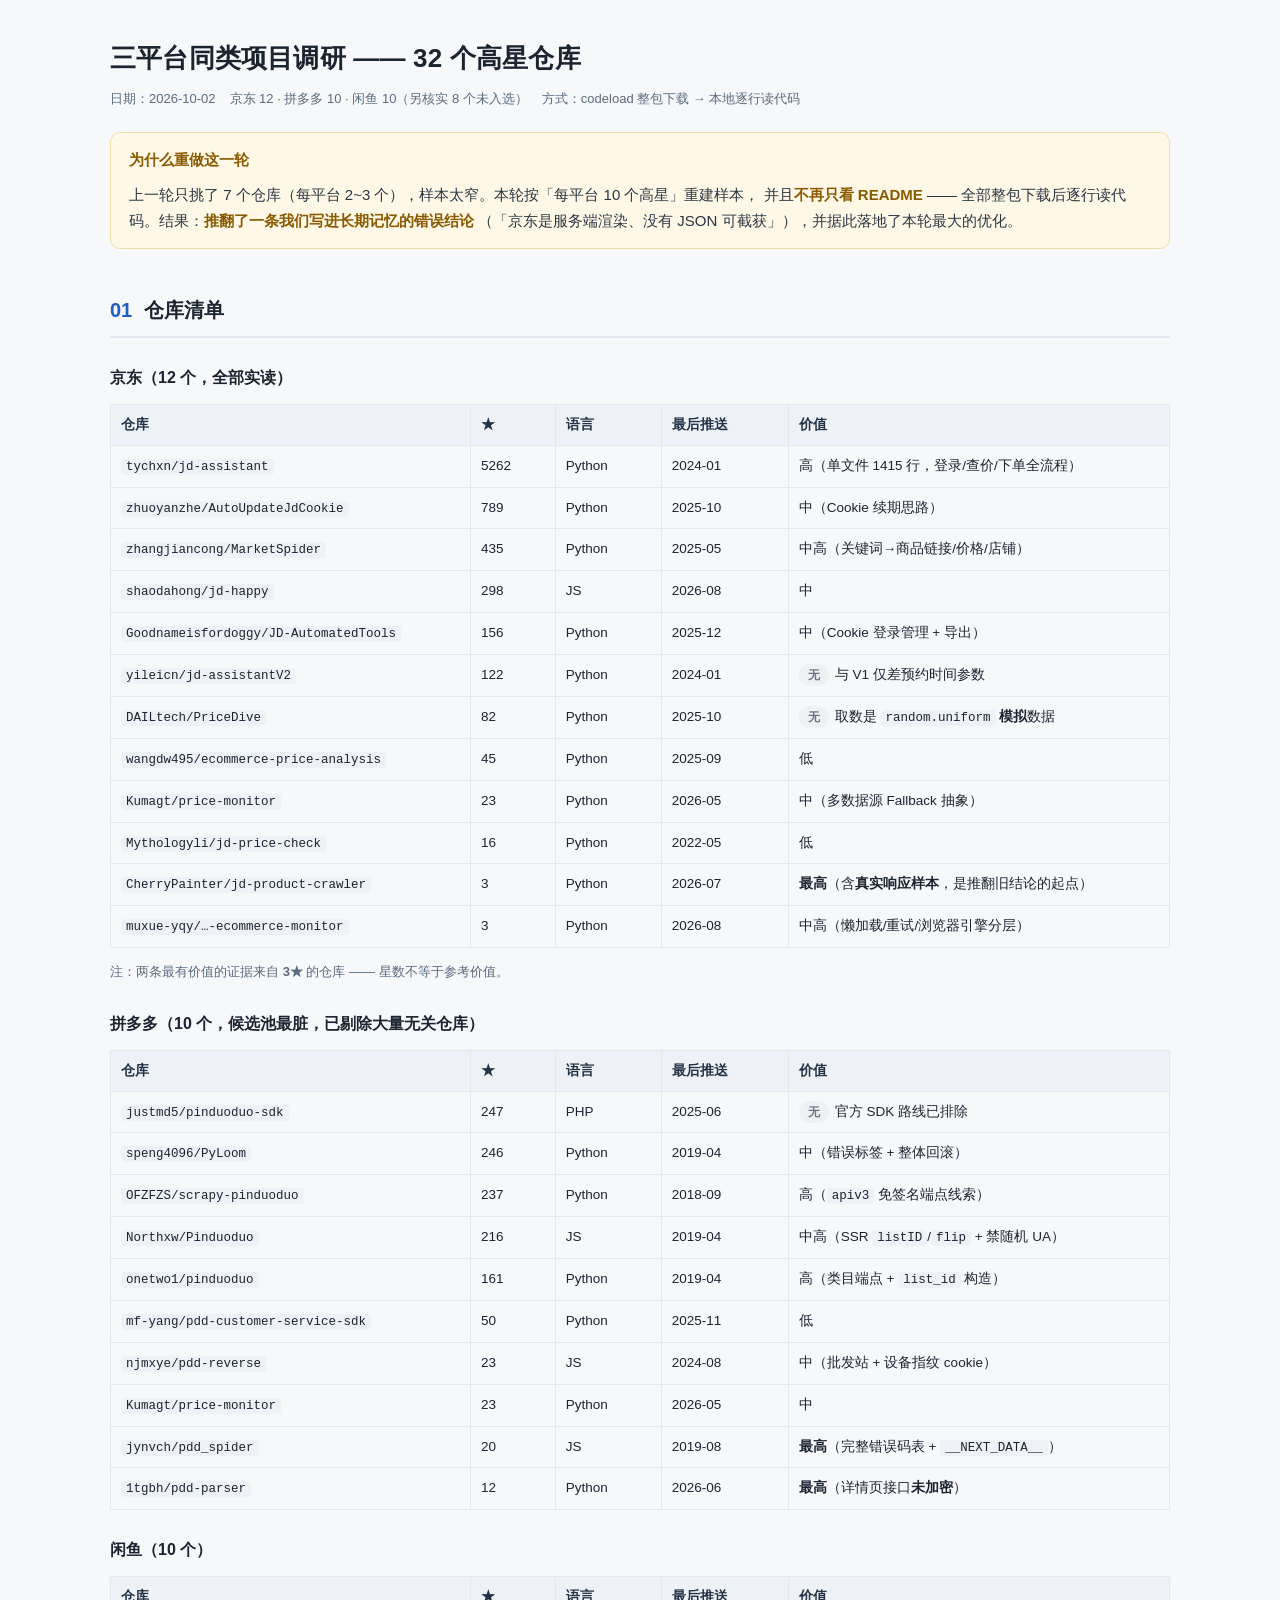
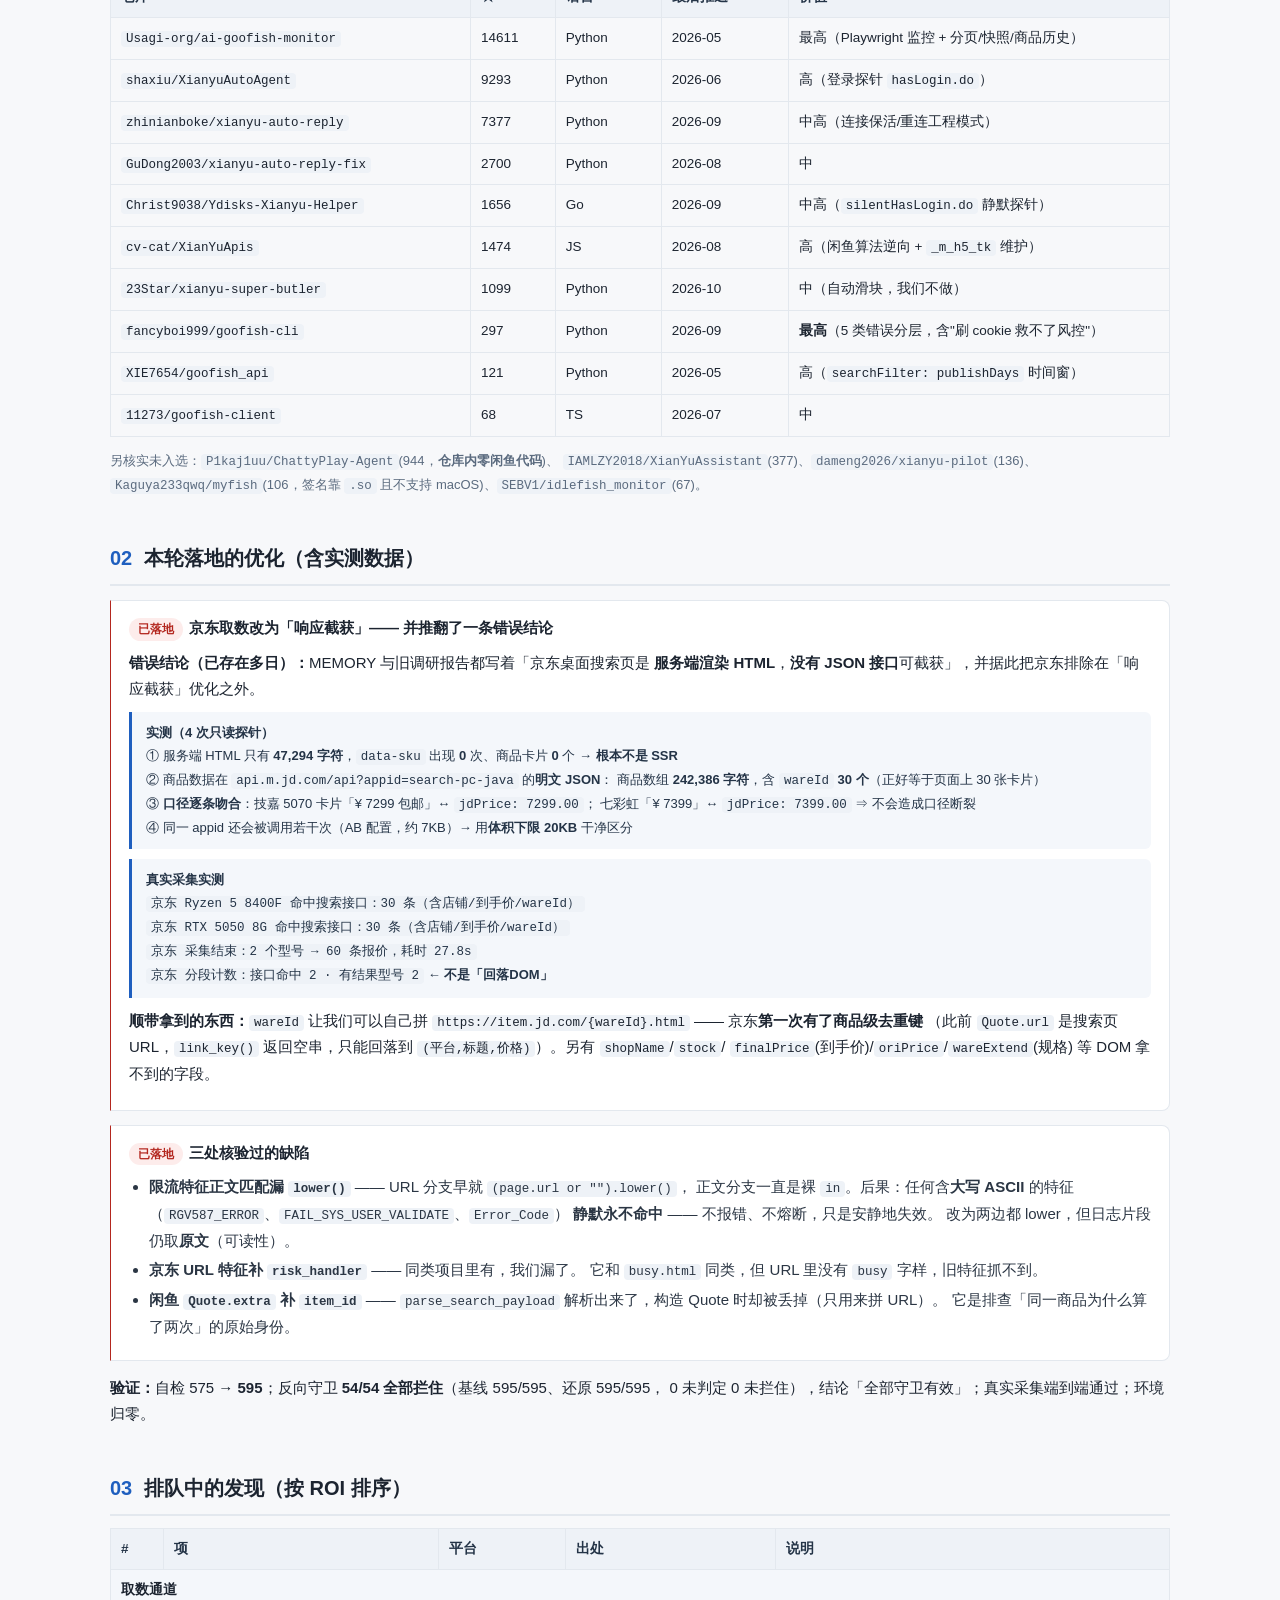
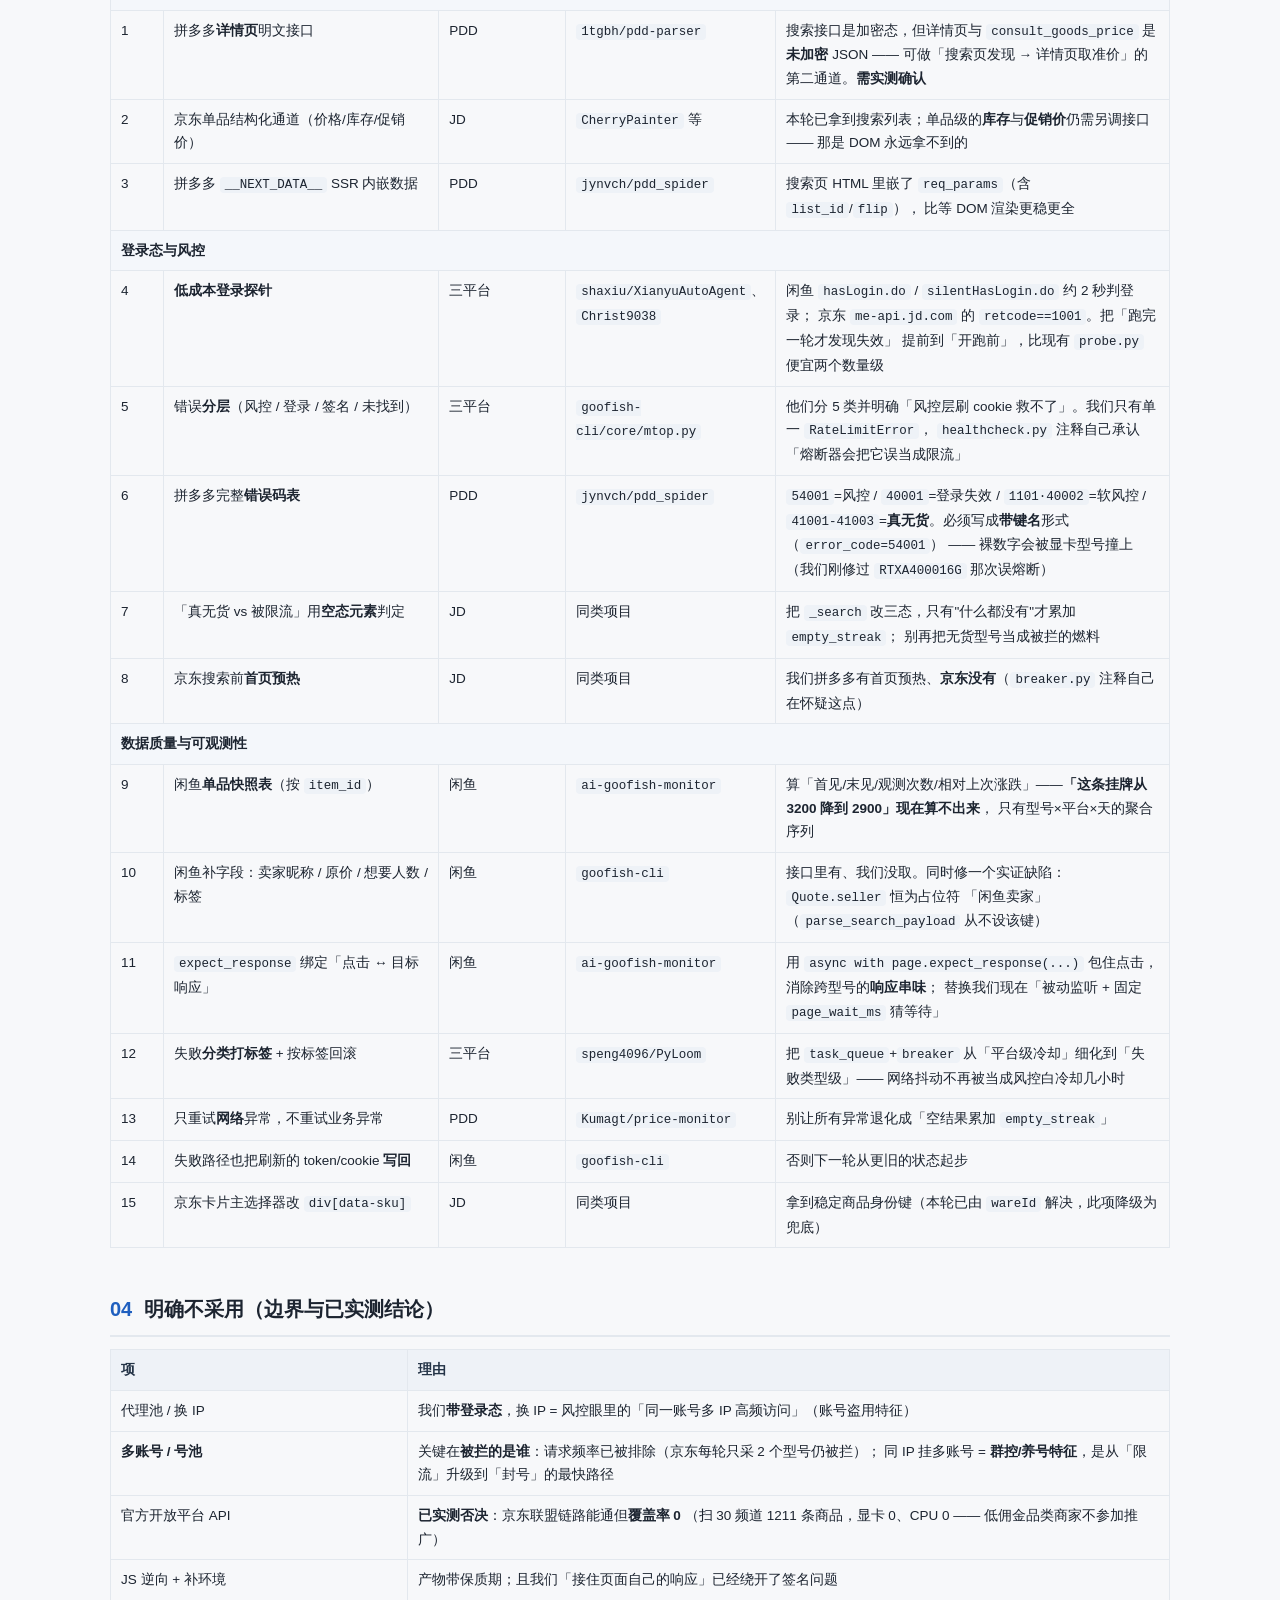
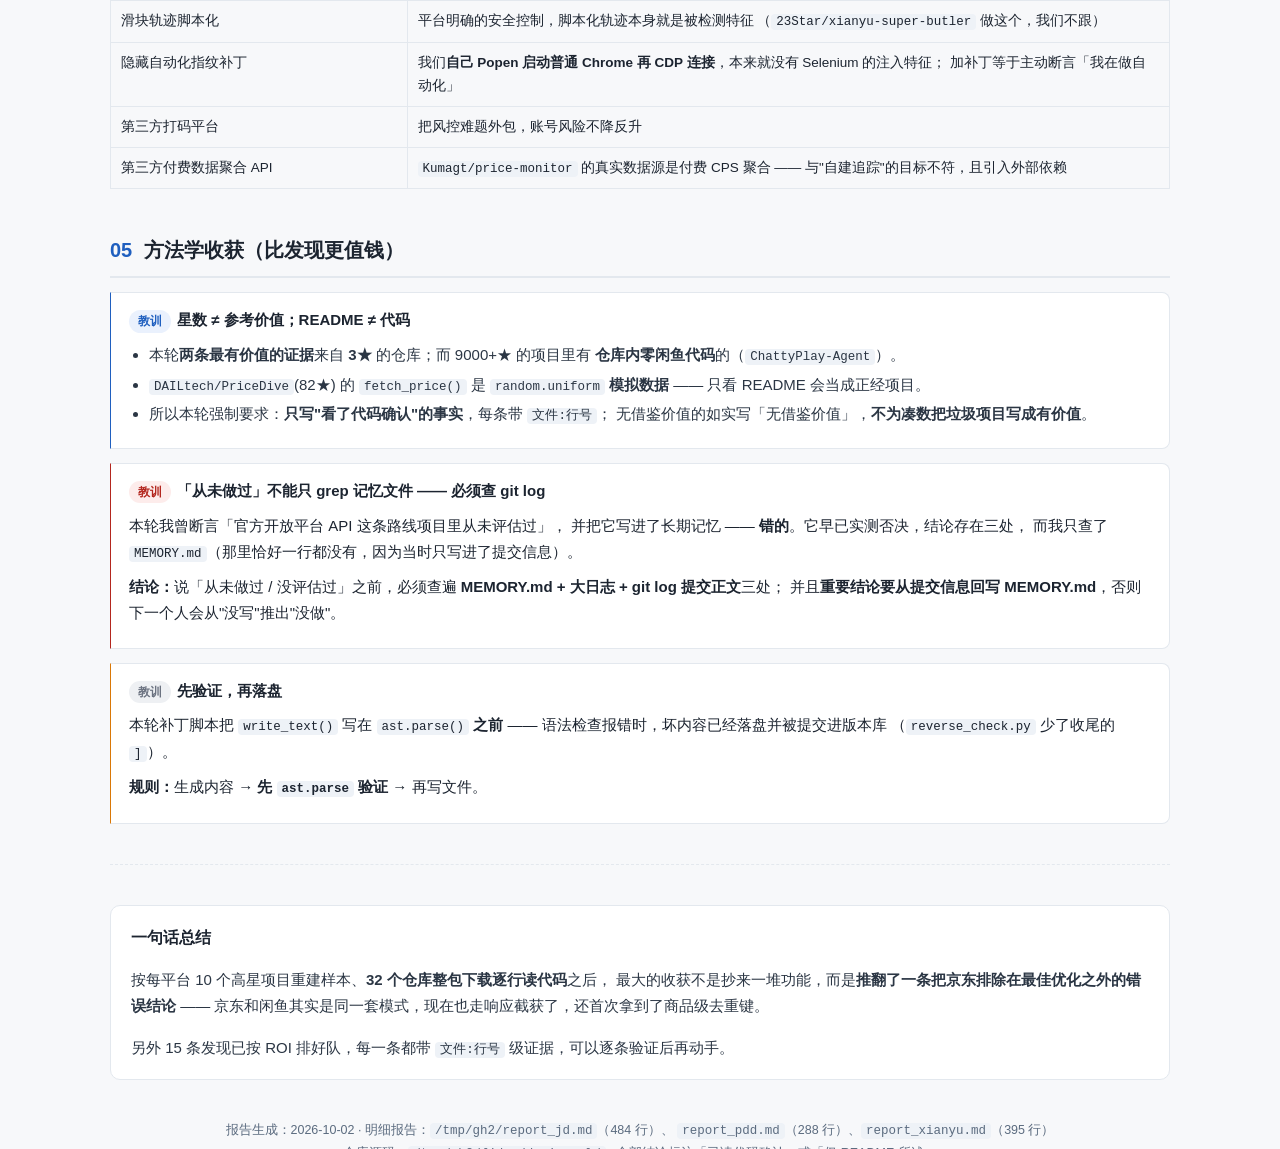
<file: reports/三平台同类项目调研-2026-10-02.html>
<!DOCTYPE html>
<html lang="zh-CN">
<head>
<meta charset="utf-8">
<title>三平台同类项目调研（32 个仓库）· 2026-10-02</title>
<style>
  :root{
    --bg:#f7f8fa; --card:#fff; --ink:#1c2430; --sub:#5b6b7f; --line:#e3e8ee;
    --accent:#1f5fbf; --ok:#1a7f4b; --warn:#b3261e; --no:#6b7280; --hi:#fff8e6;
  }
  *{box-sizing:border-box}
  body{margin:0;padding:36px 20px 72px;background:var(--bg);color:var(--ink);
       font:15px/1.75 -apple-system,"PingFang SC","Hiragino Sans GB","Microsoft YaHei",sans-serif}
  .wrap{max-width:1060px;margin:0 auto}
  h1{font-size:26px;margin:0 0 6px;letter-spacing:.2px}
  h2{font-size:20px;margin:44px 0 12px;padding-bottom:8px;border-bottom:2px solid var(--line)}
  h2 .n{display:inline-block;min-width:34px;color:var(--accent);font-weight:700}
  h3{font-size:16px;margin:26px 0 8px}
  h4{font-size:15px;margin:0 0 8px}
  p,li{color:#2b3644}
  .meta{color:var(--sub);font-size:13px;display:flex;gap:14px;flex-wrap:wrap;margin-bottom:22px}
  .lead{background:var(--hi);border:1px solid #f0dca8;border-radius:10px;padding:14px 18px;margin:18px 0}
  .lead b{color:#8a5a00}
  .card{background:var(--card);border:1px solid var(--line);border-radius:10px;padding:18px 20px;margin:16px 0}
  table{width:100%;border-collapse:collapse;margin:12px 0;font-size:13.5px}
  th,td{border:1px solid var(--line);padding:8px 10px;text-align:left;vertical-align:top}
  th{background:#eef2f7;font-weight:620;color:#243447}
  code{background:#eef2f7;border-radius:4px;padding:1px 5px;font-size:12.5px;
       font-family:ui-monospace,SFMono-Regular,Menlo,monospace}
  .tag{display:inline-block;font-size:11.5px;font-weight:700;border-radius:99px;padding:1px 9px;margin-right:6px}
  .t-ok{background:#e5f5ec;color:var(--ok)}
  .t-no{background:#eef0f3;color:var(--no)}
  .t-p0{background:#fdeceb;color:var(--warn)}
  .t-q{background:#eaf1fd;color:var(--accent)}
  .rec{border-left:4px solid var(--line);background:#fff;border-radius:0 8px 8px 0;
       padding:14px 18px;margin:14px 0;border:1px solid var(--line)}
  .rec.p0{border-left-color:var(--warn)}
  .rec.p1{border-left-color:#d97706}
  .rec.p2{border-left-color:var(--accent)}
  .evidence{background:#f4f7fb;border-left:3px solid var(--accent);border-radius:0 6px 6px 0;
            padding:10px 14px;margin:10px 0;font-size:13px;color:#243447}
  .kv{margin:8px 0}
  ul.tight{margin:6px 0;padding-left:20px}
  ul.tight li{margin:3px 0}
  .ok{color:var(--ok);font-weight:620}
  .no{color:var(--warn);font-weight:620}
  .sep{border:0;border-top:1px dashed var(--line);margin:40px 0}
  footer{color:var(--sub);font-size:12.5px;margin-top:40px;text-align:center}
</style>
</head>
<body>
<div class="wrap">

<h1>三平台同类项目调研 —— 32 个高星仓库</h1>
<div class="meta">
  <span>日期：2026-10-02</span>
  <span>京东 12 · 拼多多 10 · 闲鱼 10（另核实 8 个未入选）</span>
  <span>方式：codeload 整包下载 → 本地逐行读代码</span>
</div>

<div class="lead">
  <b>为什么重做这一轮</b>
  <p style="margin:8px 0 0">上一轮只挑了 7 个仓库（每平台 2~3 个），样本太窄。本轮按「每平台 10 个高星」重建样本，
  并且<b>不再只看 README</b> —— 全部整包下载后逐行读代码。结果：<b>推翻了一条我们写进长期记忆的错误结论</b>
  （「京东是服务端渲染、没有 JSON 可截获」），并据此落地了本轮最大的优化。</p>
</div>

<h2><span class="n">01</span>仓库清单</h2>

<h3>京东（12 个，全部实读）</h3>
<table>
<thead><tr><th style="width:34%">仓库</th><th style="width:8%">★</th><th style="width:10%">语言</th><th style="width:12%">最后推送</th><th>价值</th></tr></thead>
<tbody>
<tr><td><code>tychxn/jd-assistant</code></td><td>5262</td><td>Python</td><td>2024-01</td><td>高（单文件 1415 行，登录/查价/下单全流程）</td></tr>
<tr><td><code>zhuoyanzhe/AutoUpdateJdCookie</code></td><td>789</td><td>Python</td><td>2025-10</td><td>中（Cookie 续期思路）</td></tr>
<tr><td><code>zhangjiancong/MarketSpider</code></td><td>435</td><td>Python</td><td>2025-05</td><td>中高（关键词→商品链接/价格/店铺）</td></tr>
<tr><td><code>shaodahong/jd-happy</code></td><td>298</td><td>JS</td><td>2026-08</td><td>中</td></tr>
<tr><td><code>Goodnameisfordoggy/JD-AutomatedTools</code></td><td>156</td><td>Python</td><td>2025-12</td><td>中（Cookie 登录管理 + 导出）</td></tr>
<tr><td><code>yileicn/jd-assistantV2</code></td><td>122</td><td>Python</td><td>2024-01</td><td><span class="tag t-no">无</span>与 V1 仅差预约时间参数</td></tr>
<tr><td><code>DAILtech/PriceDive</code></td><td>82</td><td>Python</td><td>2025-10</td><td><span class="tag t-no">无</span>取数是 <code>random.uniform</code> <b>模拟</b>数据</td></tr>
<tr><td><code>wangdw495/ecommerce-price-analysis</code></td><td>45</td><td>Python</td><td>2025-09</td><td>低</td></tr>
<tr><td><code>Kumagt/price-monitor</code></td><td>23</td><td>Python</td><td>2026-05</td><td>中（多数据源 Fallback 抽象）</td></tr>
<tr><td><code>Mythologyli/jd-price-check</code></td><td>16</td><td>Python</td><td>2022-05</td><td>低</td></tr>
<tr><td><code>CherryPainter/jd-product-crawler</code></td><td>3</td><td>Python</td><td>2026-07</td><td><b>最高</b>（含<b>真实响应样本</b>，是推翻旧结论的起点）</td></tr>
<tr><td><code>muxue-yqy/…-ecommerce-monitor</code></td><td>3</td><td>Python</td><td>2026-08</td><td>中高（懒加载/重试/浏览器引擎分层）</td></tr>
</tbody>
</table>
<p style="font-size:13px;color:var(--sub)">注：两条最有价值的证据来自 <b>3★</b> 的仓库 —— 星数不等于参考价值。</p>

<h3>拼多多（10 个，候选池最脏，已剔除大量无关仓库）</h3>
<table>
<thead><tr><th style="width:34%">仓库</th><th style="width:8%">★</th><th style="width:10%">语言</th><th style="width:12%">最后推送</th><th>价值</th></tr></thead>
<tbody>
<tr><td><code>justmd5/pinduoduo-sdk</code></td><td>247</td><td>PHP</td><td>2025-06</td><td><span class="tag t-no">无</span>官方 SDK 路线已排除</td></tr>
<tr><td><code>speng4096/PyLoom</code></td><td>246</td><td>Python</td><td>2019-04</td><td>中（错误标签 + 整体回滚）</td></tr>
<tr><td><code>OFZFZS/scrapy-pinduoduo</code></td><td>237</td><td>Python</td><td>2018-09</td><td>高（<code>apiv3</code> 免签名端点线索）</td></tr>
<tr><td><code>Northxw/Pinduoduo</code></td><td>216</td><td>JS</td><td>2019-04</td><td>中高（SSR <code>listID</code>/<code>flip</code> + 禁随机 UA）</td></tr>
<tr><td><code>onetwo1/pinduoduo</code></td><td>161</td><td>Python</td><td>2019-04</td><td>高（类目端点 + <code>list_id</code> 构造）</td></tr>
<tr><td><code>mf-yang/pdd-customer-service-sdk</code></td><td>50</td><td>Python</td><td>2025-11</td><td>低</td></tr>
<tr><td><code>njmxye/pdd-reverse</code></td><td>23</td><td>JS</td><td>2024-08</td><td>中（批发站 + 设备指纹 cookie）</td></tr>
<tr><td><code>Kumagt/price-monitor</code></td><td>23</td><td>Python</td><td>2026-05</td><td>中</td></tr>
<tr><td><code>jynvch/pdd_spider</code></td><td>20</td><td>JS</td><td>2019-08</td><td><b>最高</b>（完整错误码表 + <code>__NEXT_DATA__</code>）</td></tr>
<tr><td><code>1tgbh/pdd-parser</code></td><td>12</td><td>Python</td><td>2026-06</td><td><b>最高</b>（详情页接口<b>未加密</b>）</td></tr>
</tbody>
</table>

<h3>闲鱼（10 个）</h3>
<table>
<thead><tr><th style="width:34%">仓库</th><th style="width:8%">★</th><th style="width:10%">语言</th><th style="width:12%">最后推送</th><th>价值</th></tr></thead>
<tbody>
<tr><td><code>Usagi-org/ai-goofish-monitor</code></td><td>14611</td><td>Python</td><td>2026-05</td><td>最高（Playwright 监控 + 分页/快照/商品历史）</td></tr>
<tr><td><code>shaxiu/XianyuAutoAgent</code></td><td>9293</td><td>Python</td><td>2026-06</td><td>高（登录探针 <code>hasLogin.do</code>）</td></tr>
<tr><td><code>zhinianboke/xianyu-auto-reply</code></td><td>7377</td><td>Python</td><td>2026-09</td><td>中高（连接保活/重连工程模式）</td></tr>
<tr><td><code>GuDong2003/xianyu-auto-reply-fix</code></td><td>2700</td><td>Python</td><td>2026-08</td><td>中</td></tr>
<tr><td><code>Christ9038/Ydisks-Xianyu-Helper</code></td><td>1656</td><td>Go</td><td>2026-09</td><td>中高（<code>silentHasLogin.do</code> 静默探针）</td></tr>
<tr><td><code>cv-cat/XianYuApis</code></td><td>1474</td><td>JS</td><td>2026-08</td><td>高（闲鱼算法逆向 + <code>_m_h5_tk</code> 维护）</td></tr>
<tr><td><code>23Star/xianyu-super-butler</code></td><td>1099</td><td>Python</td><td>2026-10</td><td>中（自动滑块，我们不做）</td></tr>
<tr><td><code>fancyboi999/goofish-cli</code></td><td>297</td><td>Python</td><td>2026-09</td><td><b>最高</b>（5 类错误分层，含"刷 cookie 救不了风控"）</td></tr>
<tr><td><code>XIE7654/goofish_api</code></td><td>121</td><td>Python</td><td>2026-05</td><td>高（<code>searchFilter: publishDays</code> 时间窗）</td></tr>
<tr><td><code>11273/goofish-client</code></td><td>68</td><td>TS</td><td>2026-07</td><td>中</td></tr>
</tbody>
</table>
<p style="font-size:13px;color:var(--sub)">另核实未入选：<code>P1kaj1uu/ChattyPlay-Agent</code>(944，<b>仓库内零闲鱼代码</b>)、
<code>IAMLZY2018/XianYuAssistant</code>(377)、<code>dameng2026/xianyu-pilot</code>(136)、
<code>Kaguya233qwq/myfish</code>(106，签名靠 <code>.so</code> 且不支持 macOS)、<code>SEBV1/idlefish_monitor</code>(67)。</p>

<h2><span class="n">02</span>本轮落地的优化（含实测数据）</h2>

<div class="rec p0">
  <h4><span class="tag t-p0">已落地</span>京东取数改为「响应截获」—— 并推翻了一条错误结论</h4>
  <div class="body">
    <div class="kv"><b>错误结论（已存在多日）：</b>MEMORY 与旧调研报告都写着「京东桌面搜索页是
      <b>服务端渲染 HTML</b>，<b>没有 JSON 接口</b>可截获」，并据此把京东排除在「响应截获」优化之外。</div>
    <div class="evidence">
      <b>实测（4 次只读探针）</b><br>
      ① 服务端 HTML 只有 <b>47,294 字符</b>，<code>data-sku</code> 出现 <b>0</b> 次、商品卡片 <b>0</b> 个
        → <b>根本不是 SSR</b><br>
      ② 商品数据在 <code>api.m.jd.com/api?appid=search-pc-java</code> 的<b>明文 JSON</b>：
        商品数组 <b>242,386 字符</b>，含 <code>wareId</code> <b>30 个</b>（正好等于页面上 30 张卡片）<br>
      ③ <b>口径逐条吻合</b>：技嘉 5070 卡片「¥ 7299 包邮」↔ <code>jdPrice: 7299.00</code>；
        七彩虹「¥ 7399」↔ <code>jdPrice: 7399.00</code> ⇒ 不会造成口径断裂<br>
      ④ 同一 appid 还会被调用若干次（AB 配置，约 7KB）→ 用<b>体积下限 20KB</b> 干净区分
    </div>
    <div class="evidence">
      <b>真实采集实测</b><br>
      <code>京东 Ryzen 5 8400F 命中搜索接口：30 条（含店铺/到手价/wareId）</code><br>
      <code>京东 RTX 5050 8G   命中搜索接口：30 条（含店铺/到手价/wareId）</code><br>
      <code>京东 采集结束：2 个型号 → 60 条报价，耗时 27.8s</code><br>
      <code>京东 分段计数：接口命中 2 · 有结果型号 2</code> ← <b>不是「回落DOM」</b>
    </div>
    <div class="kv"><b>顺带拿到的东西：</b><code>wareId</code> 让我们可以自己拼
      <code>https://item.jd.com/{wareId}.html</code> —— 京东<b>第一次有了商品级去重键</b>
      （此前 <code>Quote.url</code> 是搜索页 URL，<code>link_key()</code> 返回空串，只能回落到
      <code>(平台,标题,价格)</code>）。另有 <code>shopName</code>/<code>stock</code>/
      <code>finalPrice</code>(到手价)/<code>oriPrice</code>/<code>wareExtend</code>(规格) 等 DOM 拿不到的字段。</div>
  </div>
</div>

<div class="rec p0">
  <h4><span class="tag t-p0">已落地</span>三处核验过的缺陷</h4>
  <div class="body">
    <ul class="tight">
      <li><b>限流特征正文匹配漏 <code>lower()</code></b> —— URL 分支早就 <code>(page.url or "").lower()</code>，
        正文分支一直是裸 <code>in</code>。后果：任何含<b>大写 ASCII</b> 的特征
        （<code>RGV587_ERROR</code>、<code>FAIL_SYS_USER_VALIDATE</code>、<code>Error_Code</code>）
        <b>静默永不命中</b> —— 不报错、不熔断，只是安静地失效。
        改为两边都 lower，但日志片段仍取<b>原文</b>（可读性）。</li>
      <li><b>京东 URL 特征补 <code>risk_handler</code></b> —— 同类项目里有，我们漏了。
        它和 <code>busy.html</code> 同类，但 URL 里没有 <code>busy</code> 字样，旧特征抓不到。</li>
      <li><b>闲鱼 <code>Quote.extra</code> 补 <code>item_id</code></b> ——
        <code>parse_search_payload</code> 解析出来了，构造 Quote 时却被丢掉（只用来拼 URL）。
        它是排查「同一商品为什么算了两次」的原始身份。</li>
    </ul>
  </div>
</div>

<div class="kv" style="margin-top:14px">
  <b>验证：</b>自检 575 → <b>595</b>；反向守卫 <b>54/54 全部拦住</b>（基线 595/595、还原 595/595，
  0 未判定 0 未拦住），结论「全部守卫有效」；真实采集端到端通过；环境归零。
</div>

<h2><span class="n">03</span>排队中的发现（按 ROI 排序）</h2>

<table>
<thead><tr><th style="width:5%">#</th><th style="width:26%">项</th><th style="width:12%">平台</th><th style="width:10%">出处</th><th>说明</th></tr></thead>
<tbody>
<tr><td colspan="5" style="background:#f4f7fb;font-weight:620">取数通道</td></tr>
<tr><td>1</td><td>拼多多<b>详情页</b>明文接口</td><td>PDD</td><td><code>1tgbh/pdd-parser</code></td>
    <td>搜索接口是加密态，但详情页与 <code>consult_goods_price</code> 是<b>未加密</b> JSON ——
        可做「搜索页发现 → 详情页取准价」的第二通道。<b>需实测确认</b></td></tr>
<tr><td>2</td><td>京东单品结构化通道（价格/库存/促销价）</td><td>JD</td><td><code>CherryPainter</code> 等</td>
    <td>本轮已拿到搜索列表；单品级的<b>库存</b>与<b>促销价</b>仍需另调接口 —— 那是 DOM 永远拿不到的</td></tr>
<tr><td>3</td><td>拼多多 <code>__NEXT_DATA__</code> SSR 内嵌数据</td><td>PDD</td><td><code>jynvch/pdd_spider</code></td>
    <td>搜索页 HTML 里嵌了 <code>req_params</code>（含 <code>list_id</code>/<code>flip</code>），
        比等 DOM 渲染更稳更全</td></tr>
<tr><td colspan="5" style="background:#f4f7fb;font-weight:620">登录态与风控</td></tr>
<tr><td>4</td><td><b>低成本登录探针</b></td><td>三平台</td><td><code>shaxiu/XianyuAutoAgent</code>、<code>Christ9038</code></td>
    <td>闲鱼 <code>hasLogin.do</code> / <code>silentHasLogin.do</code> 约 2 秒判登录；
        京东 <code>me-api.jd.com</code> 的 <code>retcode==1001</code>。把「跑完一轮才发现失效」
        提前到「开跑前」，比现有 <code>probe.py</code> 便宜两个数量级</td></tr>
<tr><td>5</td><td>错误<b>分层</b>（风控 / 登录 / 签名 / 未找到）</td><td>三平台</td><td><code>goofish-cli/core/mtop.py</code></td>
    <td>他们分 5 类并明确「风控层刷 cookie 救不了」。我们只有单一 <code>RateLimitError</code>，
        <code>healthcheck.py</code> 注释自己承认「熔断器会把它误当成限流」</td></tr>
<tr><td>6</td><td>拼多多完整<b>错误码表</b></td><td>PDD</td><td><code>jynvch/pdd_spider</code></td>
    <td><code>54001</code>=风控 / <code>40001</code>=登录失效 / <code>1101·40002</code>=软风控 /
        <code>41001-41003</code>=<b>真无货</b>。必须写成<b>带键名</b>形式（<code>error_code=54001</code>）
        —— 裸数字会被显卡型号撞上（我们刚修过 <code>RTXA400016G</code> 那次误熔断）</td></tr>
<tr><td>7</td><td>「真无货 vs 被限流」用<b>空态元素</b>判定</td><td>JD</td><td>同类项目</td>
    <td>把 <code>_search</code> 改三态，只有"什么都没有"才累加 <code>empty_streak</code>；
        别再把无货型号当成被拦的燃料</td></tr>
<tr><td>8</td><td>京东搜索前<b>首页预热</b></td><td>JD</td><td>同类项目</td>
    <td>我们拼多多有首页预热、<b>京东没有</b>（<code>breaker.py</code> 注释自己在怀疑这点）</td></tr>
<tr><td colspan="5" style="background:#f4f7fb;font-weight:620">数据质量与可观测性</td></tr>
<tr><td>9</td><td>闲鱼<b>单品快照表</b>（按 <code>item_id</code>）</td><td>闲鱼</td><td><code>ai-goofish-monitor</code></td>
    <td>算「首见/末见/观测次数/相对上次涨跌」——<b>「这条挂牌从 3200 降到 2900」现在算不出来</b>，
        只有型号×平台×天的聚合序列</td></tr>
<tr><td>10</td><td>闲鱼补字段：卖家昵称 / 原价 / 想要人数 / 标签</td><td>闲鱼</td><td><code>goofish-cli</code></td>
    <td>接口里有、我们没取。同时修一个实证缺陷：<code>Quote.seller</code> 恒为占位符
        「闲鱼卖家」（<code>parse_search_payload</code> 从不设该键）</td></tr>
<tr><td>11</td><td><code>expect_response</code> 绑定「点击 ↔ 目标响应」</td><td>闲鱼</td><td><code>ai-goofish-monitor</code></td>
    <td>用 <code>async with page.expect_response(...)</code> 包住点击，消除跨型号的<b>响应串味</b>；
        替换我们现在「被动监听 + 固定 <code>page_wait_ms</code> 猜等待」</td></tr>
<tr><td>12</td><td>失败<b>分类打标签</b> + 按标签回滚</td><td>三平台</td><td><code>speng4096/PyLoom</code></td>
    <td>把 <code>task_queue</code>+<code>breaker</code> 从「平台级冷却」细化到「失败类型级」——
        网络抖动不再被当成风控白冷却几小时</td></tr>
<tr><td>13</td><td>只重试<b>网络</b>异常，不重试业务异常</td><td>PDD</td><td><code>Kumagt/price-monitor</code></td>
    <td>别让所有异常退化成「空结果累加 <code>empty_streak</code>」</td></tr>
<tr><td>14</td><td>失败路径也把刷新的 token/cookie <b>写回</b></td><td>闲鱼</td><td><code>goofish-cli</code></td>
    <td>否则下一轮从更旧的状态起步</td></tr>
<tr><td>15</td><td>京东卡片主选择器改 <code>div[data-sku]</code></td><td>JD</td><td>同类项目</td>
    <td>拿到稳定商品身份键（本轮已由 <code>wareId</code> 解决，此项降级为兜底）</td></tr>
</tbody>
</table>

<h2><span class="n">04</span>明确不采用（边界与已实测结论）</h2>

<table>
<thead><tr><th style="width:28%">项</th><th>理由</th></tr></thead>
<tbody>
<tr><td>代理池 / 换 IP</td><td>我们<b>带登录态</b>，换 IP = 风控眼里的「同一账号多 IP 高频访问」（账号盗用特征）</td></tr>
<tr><td><b>多账号 / 号池</b></td><td>关键在<b>被拦的是谁</b>：请求频率已被排除（京东每轮只采 2 个型号仍被拦）；
    同 IP 挂多账号 = <b>群控/养号特征</b>，是从「限流」升级到「封号」的最快路径</td></tr>
<tr><td>官方开放平台 API</td><td><b>已实测否决</b>：京东联盟链路能通但<b>覆盖率 0</b>
    （扫 30 频道 1211 条商品，显卡 0、CPU 0 —— 低佣金品类商家不参加推广）</td></tr>
<tr><td>JS 逆向 + 补环境</td><td>产物带保质期；且我们「接住页面自己的响应」已经绕开了签名问题</td></tr>
<tr><td>滑块轨迹脚本化</td><td>平台明确的安全控制，脚本化轨迹本身就是被检测特征
    （<code>23Star/xianyu-super-butler</code> 做这个，我们不跟）</td></tr>
<tr><td>隐藏自动化指纹补丁</td><td>我们<b>自己 Popen 启动普通 Chrome 再 CDP 连接</b>，本来就没有 Selenium 的注入特征；
    加补丁等于主动断言「我在做自动化」</td></tr>
<tr><td>第三方打码平台</td><td>把风控难题外包，账号风险不降反升</td></tr>
<tr><td>第三方付费数据聚合 API</td><td><code>Kumagt/price-monitor</code> 的真实数据源是付费 CPS 聚合 ——
    与"自建追踪"的目标不符，且引入外部依赖</td></tr>
</tbody>
</table>

<h2><span class="n">05</span>方法学收获（比发现更值钱）</h2>

<div class="rec p2">
  <h4><span class="tag t-q">教训</span>星数 ≠ 参考价值；README ≠ 代码</h4>
  <div class="body">
    <ul class="tight">
      <li>本轮<b>两条最有价值的证据</b>来自 <b>3★</b> 的仓库；而 9000+★ 的项目里有
        <b>仓库内零闲鱼代码</b>的（<code>ChattyPlay-Agent</code>）。</li>
      <li><code>DAILtech/PriceDive</code>(82★) 的 <code>fetch_price()</code> 是
        <code>random.uniform</code> <b>模拟数据</b> —— 只看 README 会当成正经项目。</li>
      <li>所以本轮强制要求：<b>只写"看了代码确认"的事实</b>，每条带 <code>文件:行号</code>；
        无借鉴价值的如实写「无借鉴价值」，<b>不为凑数把垃圾项目写成有价值</b>。</li>
    </ul>
  </div>
</div>

<div class="rec p0">
  <h4><span class="tag t-p0">教训</span>「从未做过」不能只 grep 记忆文件 —— 必须查 git log</h4>
  <div class="body">
    <div class="kv">本轮我曾断言「官方开放平台 API 这条路线项目里从未评估过」，
      并把它写进了长期记忆 —— <b>错的</b>。它早已实测否决，结论存在三处，
      而我只查了 <code>MEMORY.md</code>（那里恰好一行都没有，因为当时只写进了提交信息）。</div>
    <div class="kv"><b>结论：</b>说「从未做过 / 没评估过」之前，必须查遍
      <b>MEMORY.md + 大日志 + git log 提交正文</b>三处；
      并且<b>重要结论要从提交信息回写 MEMORY.md</b>，否则下一个人会从"没写"推出"没做"。</div>
  </div>
</div>

<div class="rec p1">
  <h4><span class="tag t-no">教训</span>先验证，再落盘</h4>
  <div class="body">
    <div class="kv">本轮补丁脚本把 <code>write_text()</code> 写在 <code>ast.parse()</code>
      <b>之前</b> —— 语法检查报错时，坏内容已经落盘并被提交进版本库
      （<code>reverse_check.py</code> 少了收尾的 <code>]</code>）。</div>
    <div class="kv"><b>规则：</b>生成内容 → <b>先 <code>ast.parse</code> 验证</b> → 再写文件。</div>
  </div>
</div>

<hr class="sep">

<div class="card">
  <h3 style="margin-top:0">一句话总结</h3>
  <p>按每平台 10 个高星项目重建样本、<b>32 个仓库整包下载逐行读代码</b>之后，
  最大的收获不是抄来一堆功能，而是<b>推翻了一条把京东排除在最佳优化之外的错误结论</b> ——
  京东和闲鱼其实是同一套模式，现在也走响应截获了，还首次拿到了商品级去重键。</p>
  <p style="margin-bottom:0">另外 15 条发现已按 ROI 排好队，每一条都带
  <code>文件:行号</code> 级证据，可以逐条验证后再动手。</p>
</div>

<footer>
  报告生成：2026-10-02 · 明细报告：<code>/tmp/gh2/report_jd.md</code>（484 行）、
  <code>report_pdd.md</code>（288 行）、<code>report_xianyu.md</code>（395 行）<br>
  仓库源码：<code>/tmp/gh2/{jd,pdd,xianyu}/</code> · 全部结论标注「已读代码确认」或「仅 README 所述」
</footer>

</div>
</body>
</html>
</file>
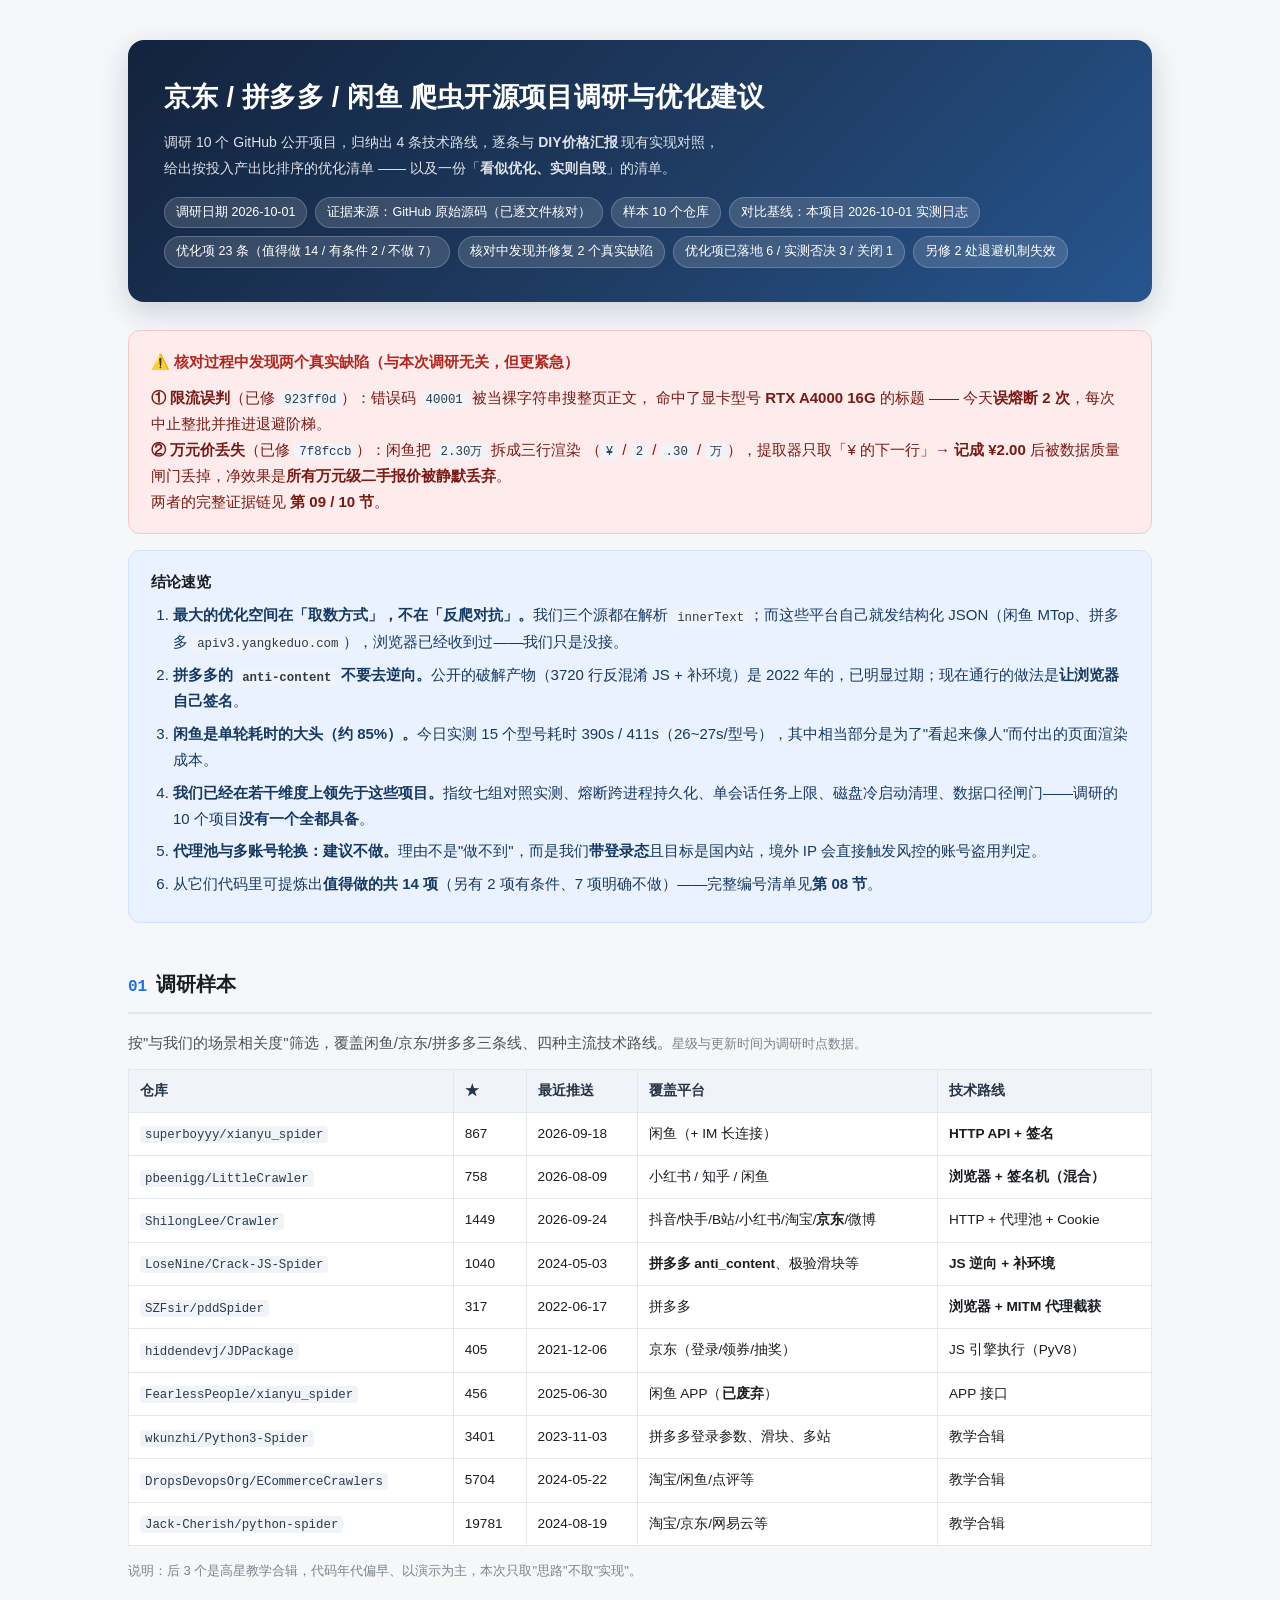
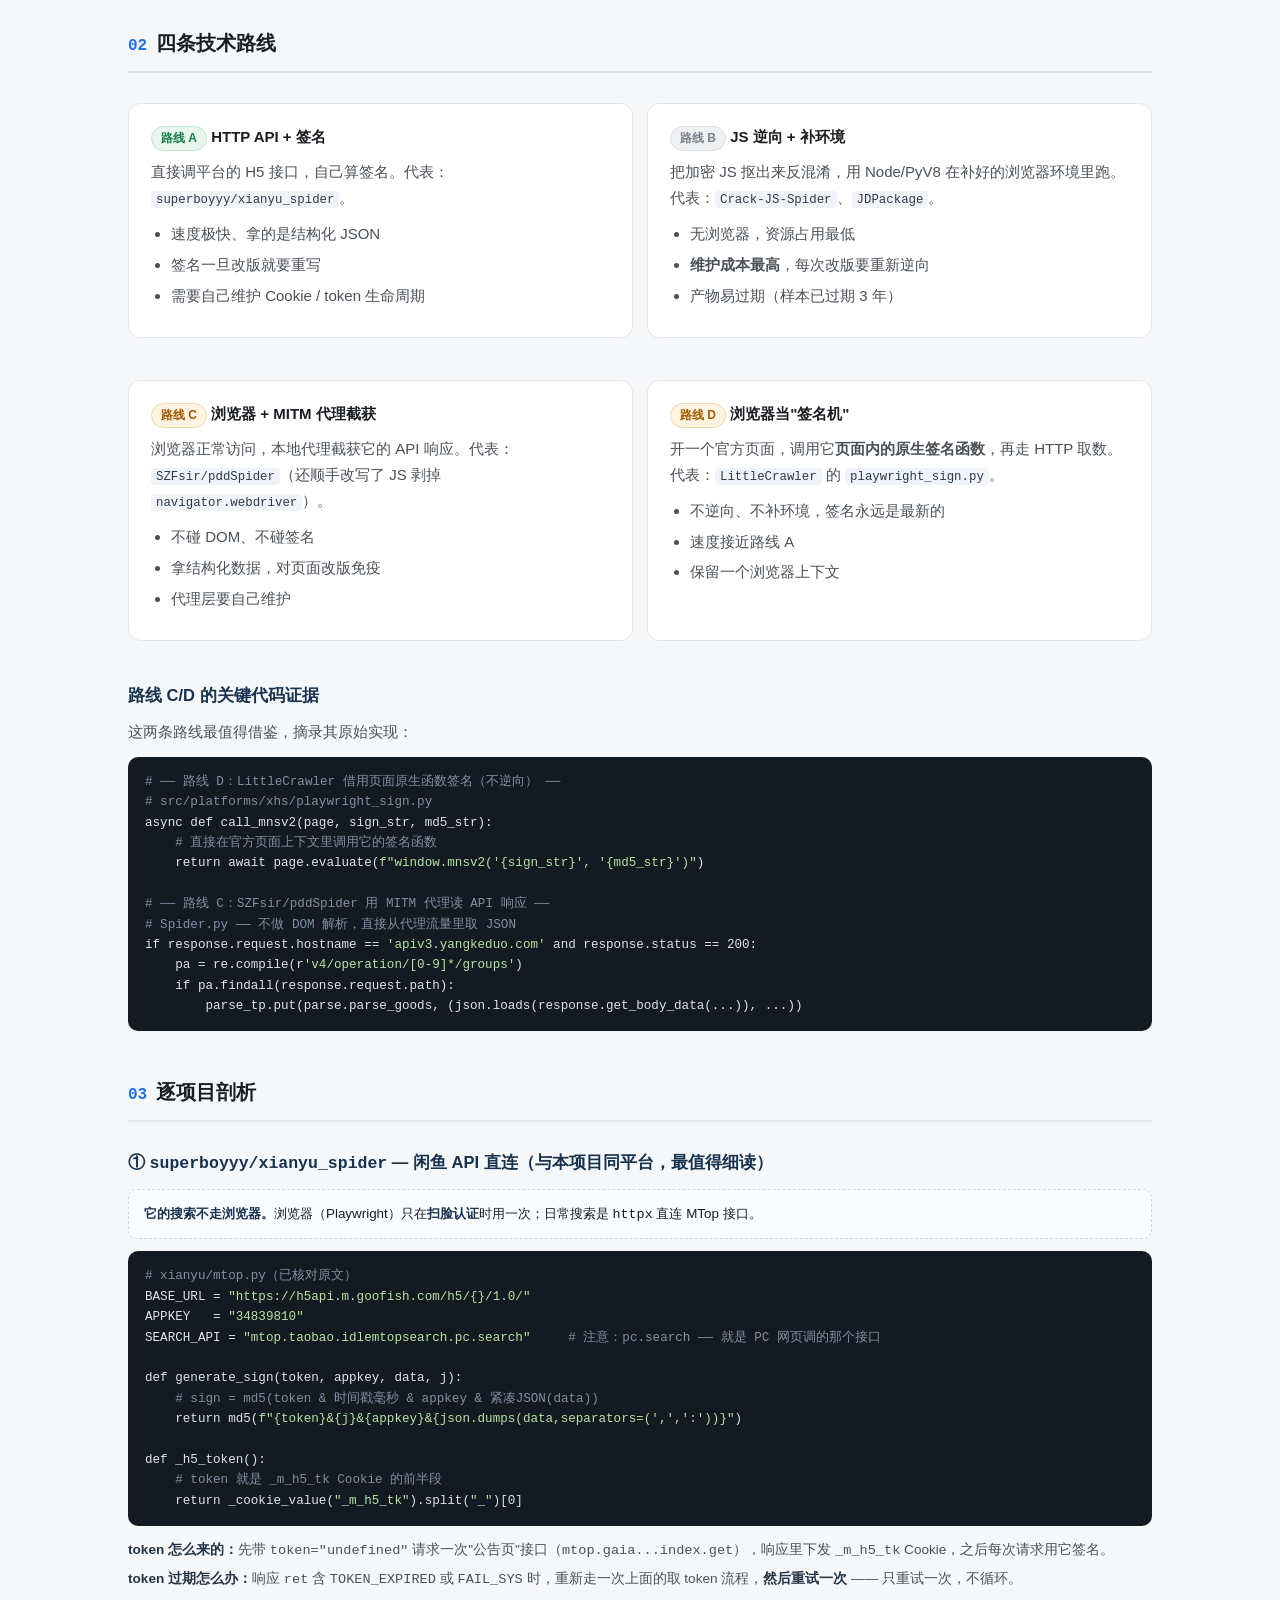
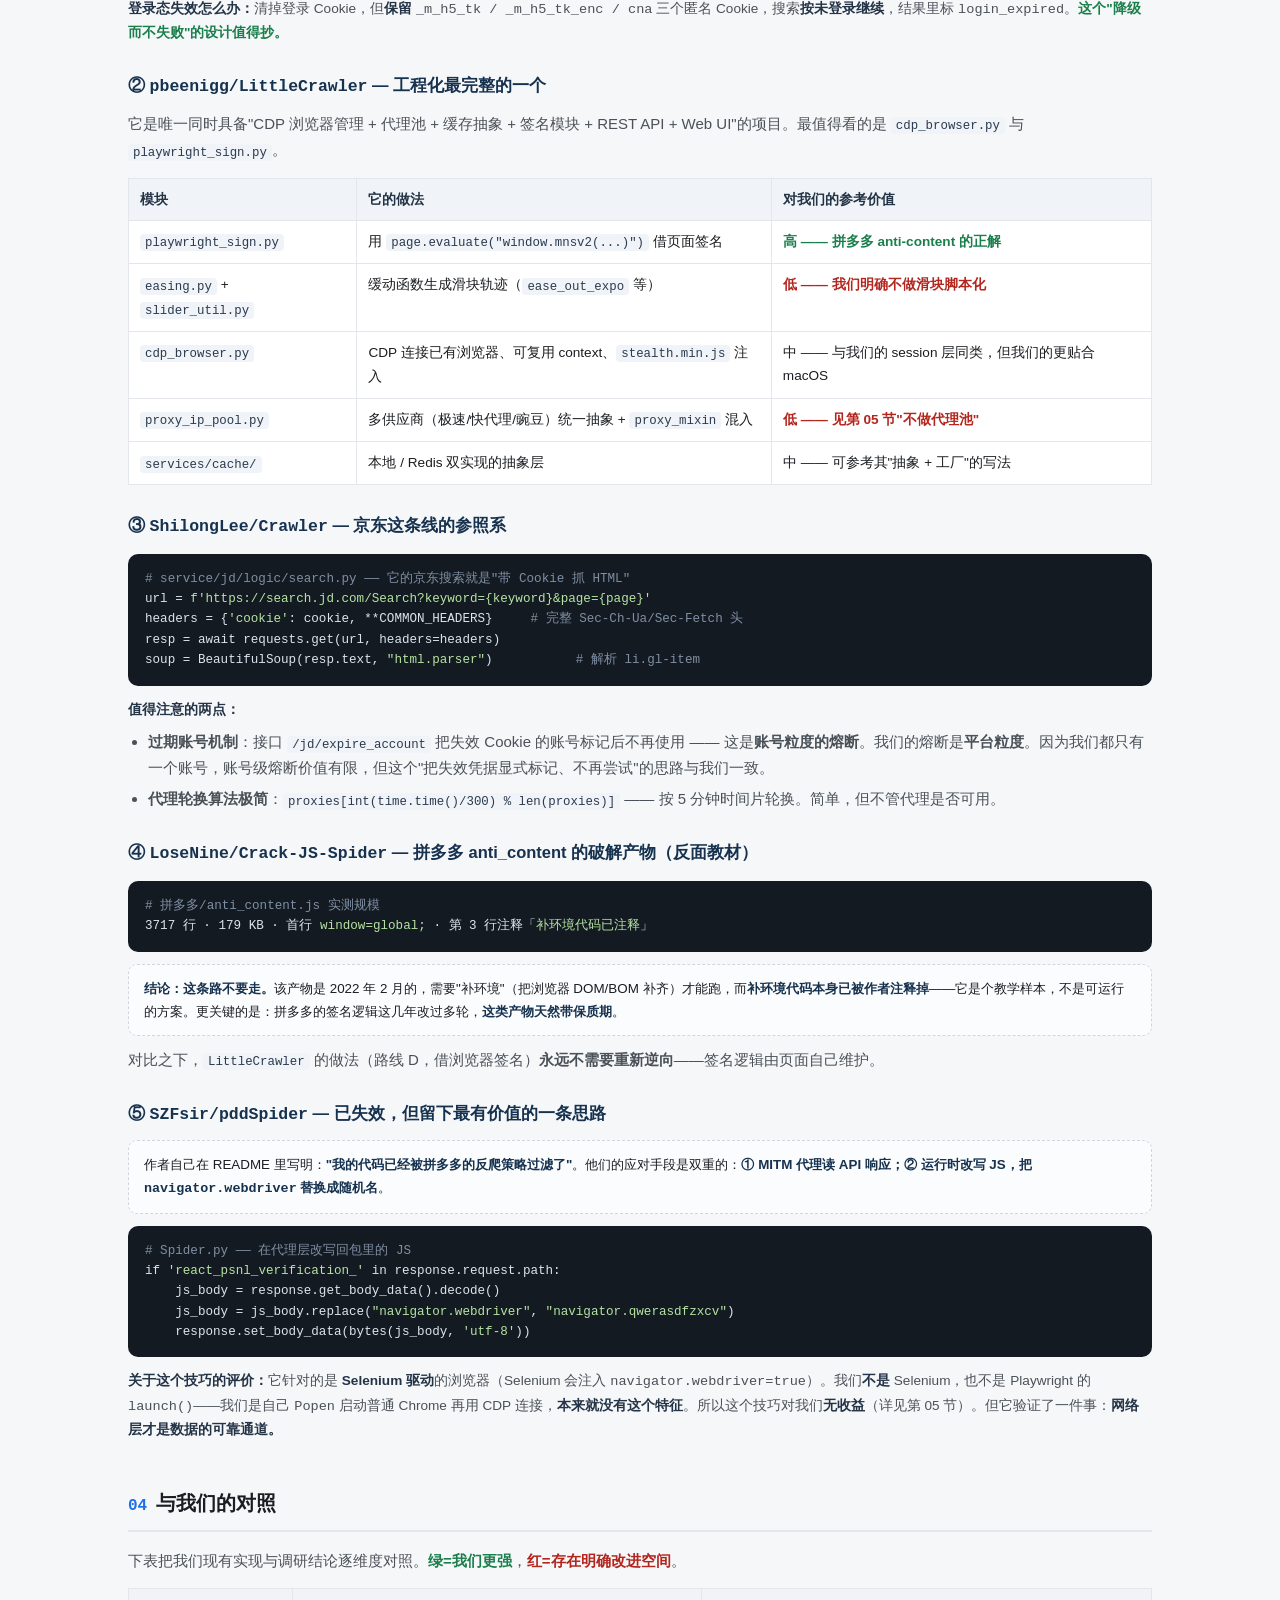
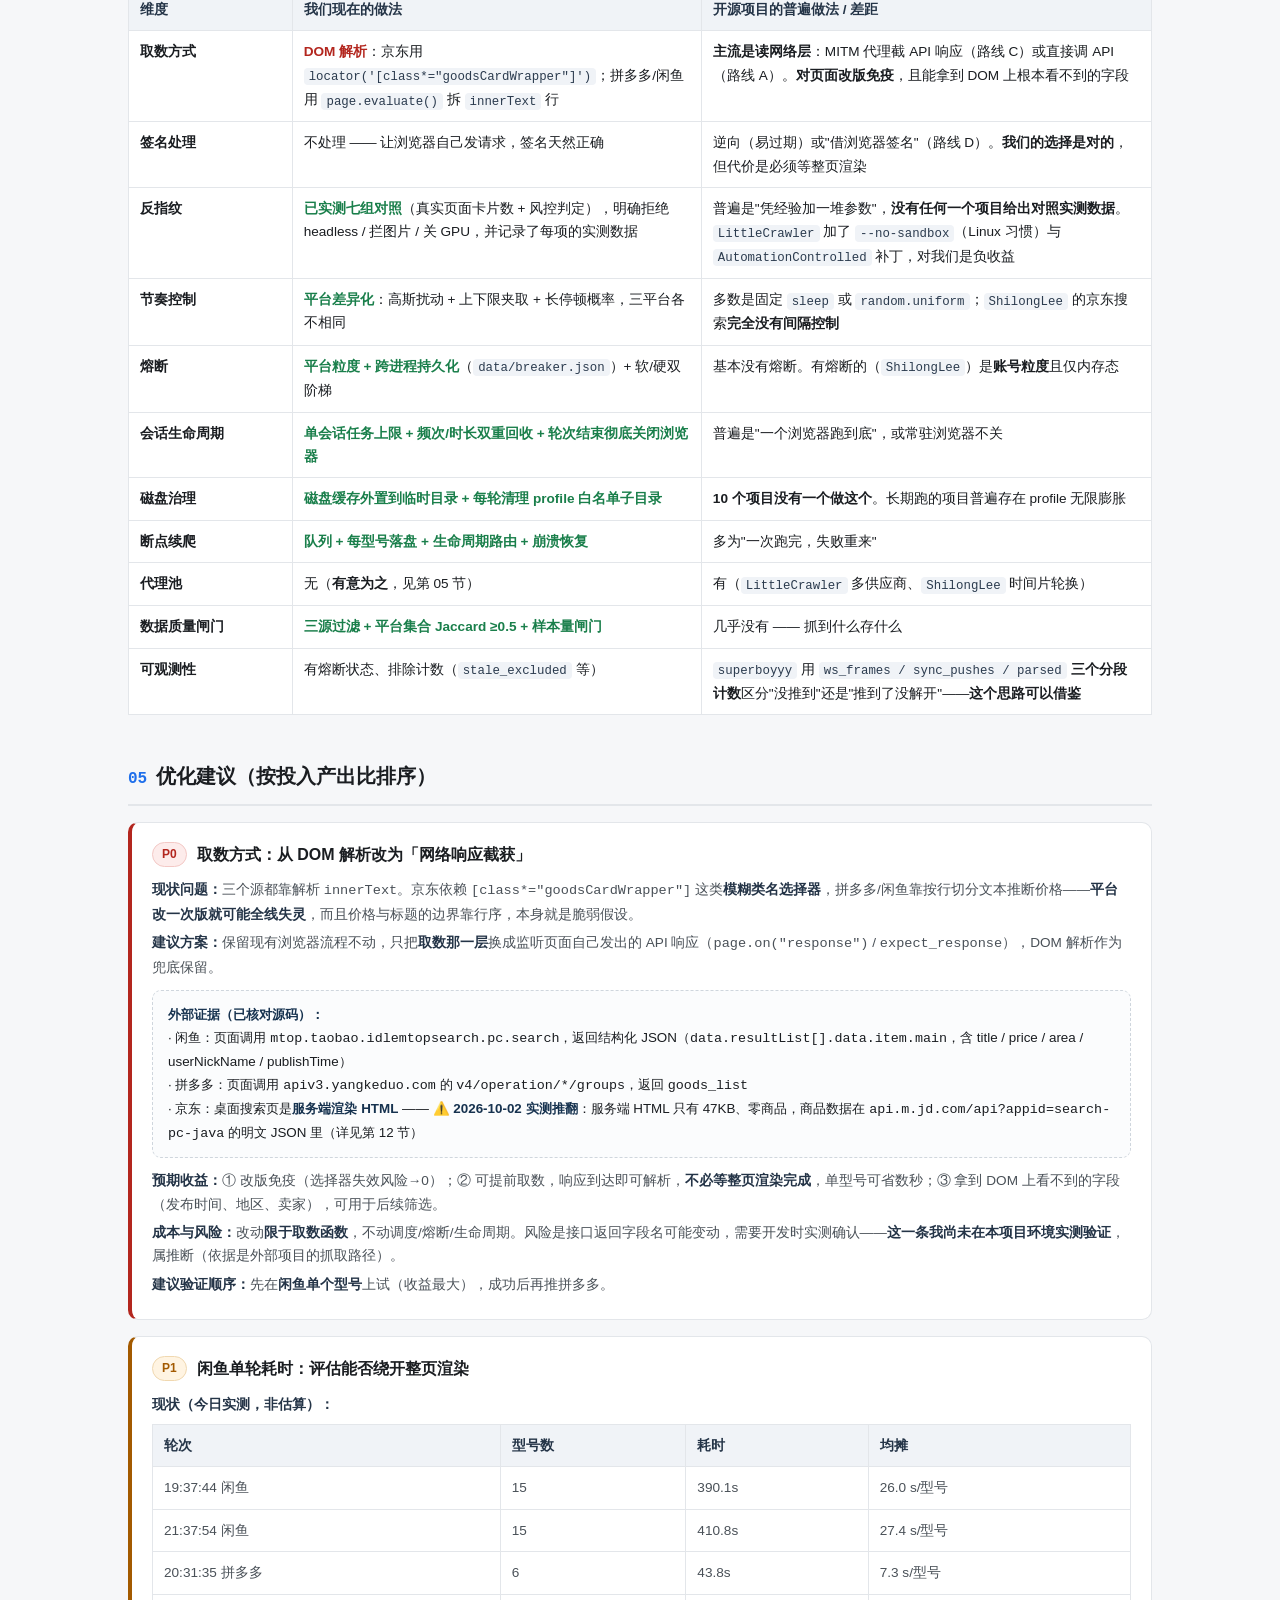
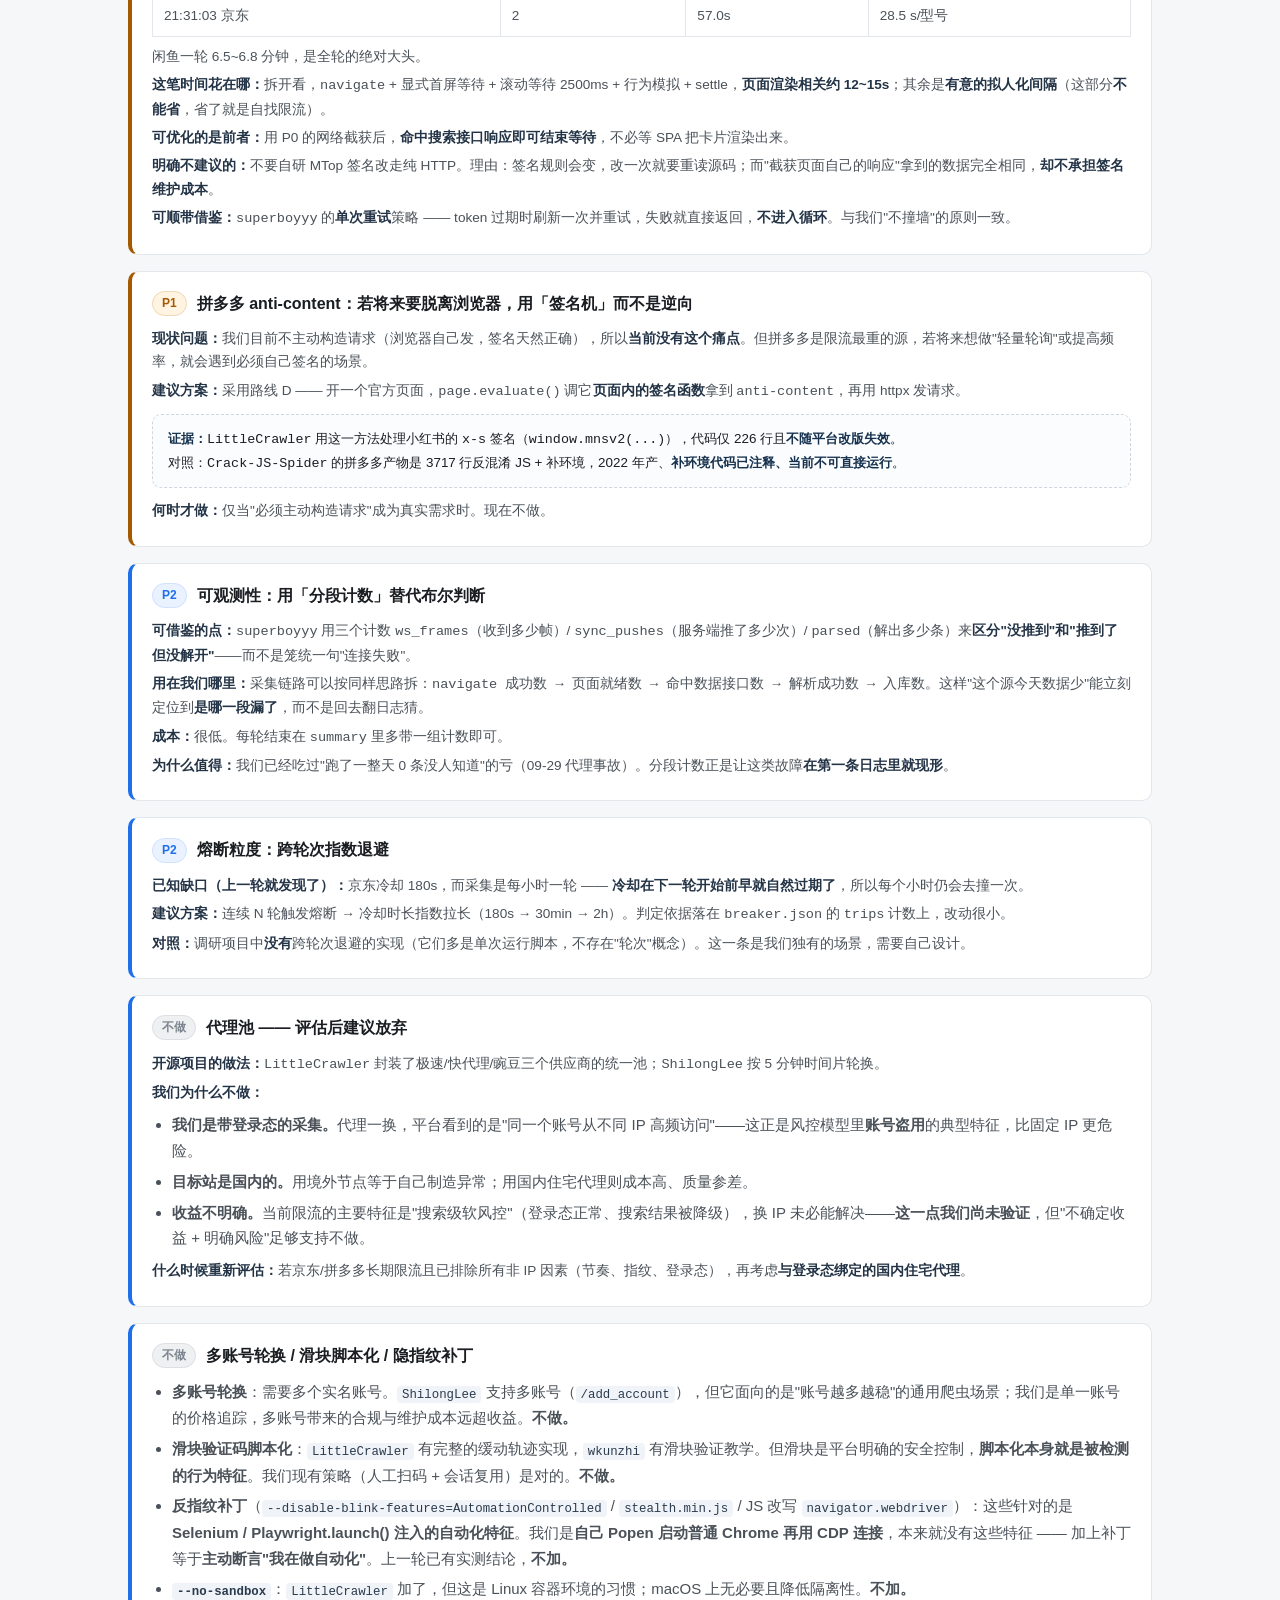
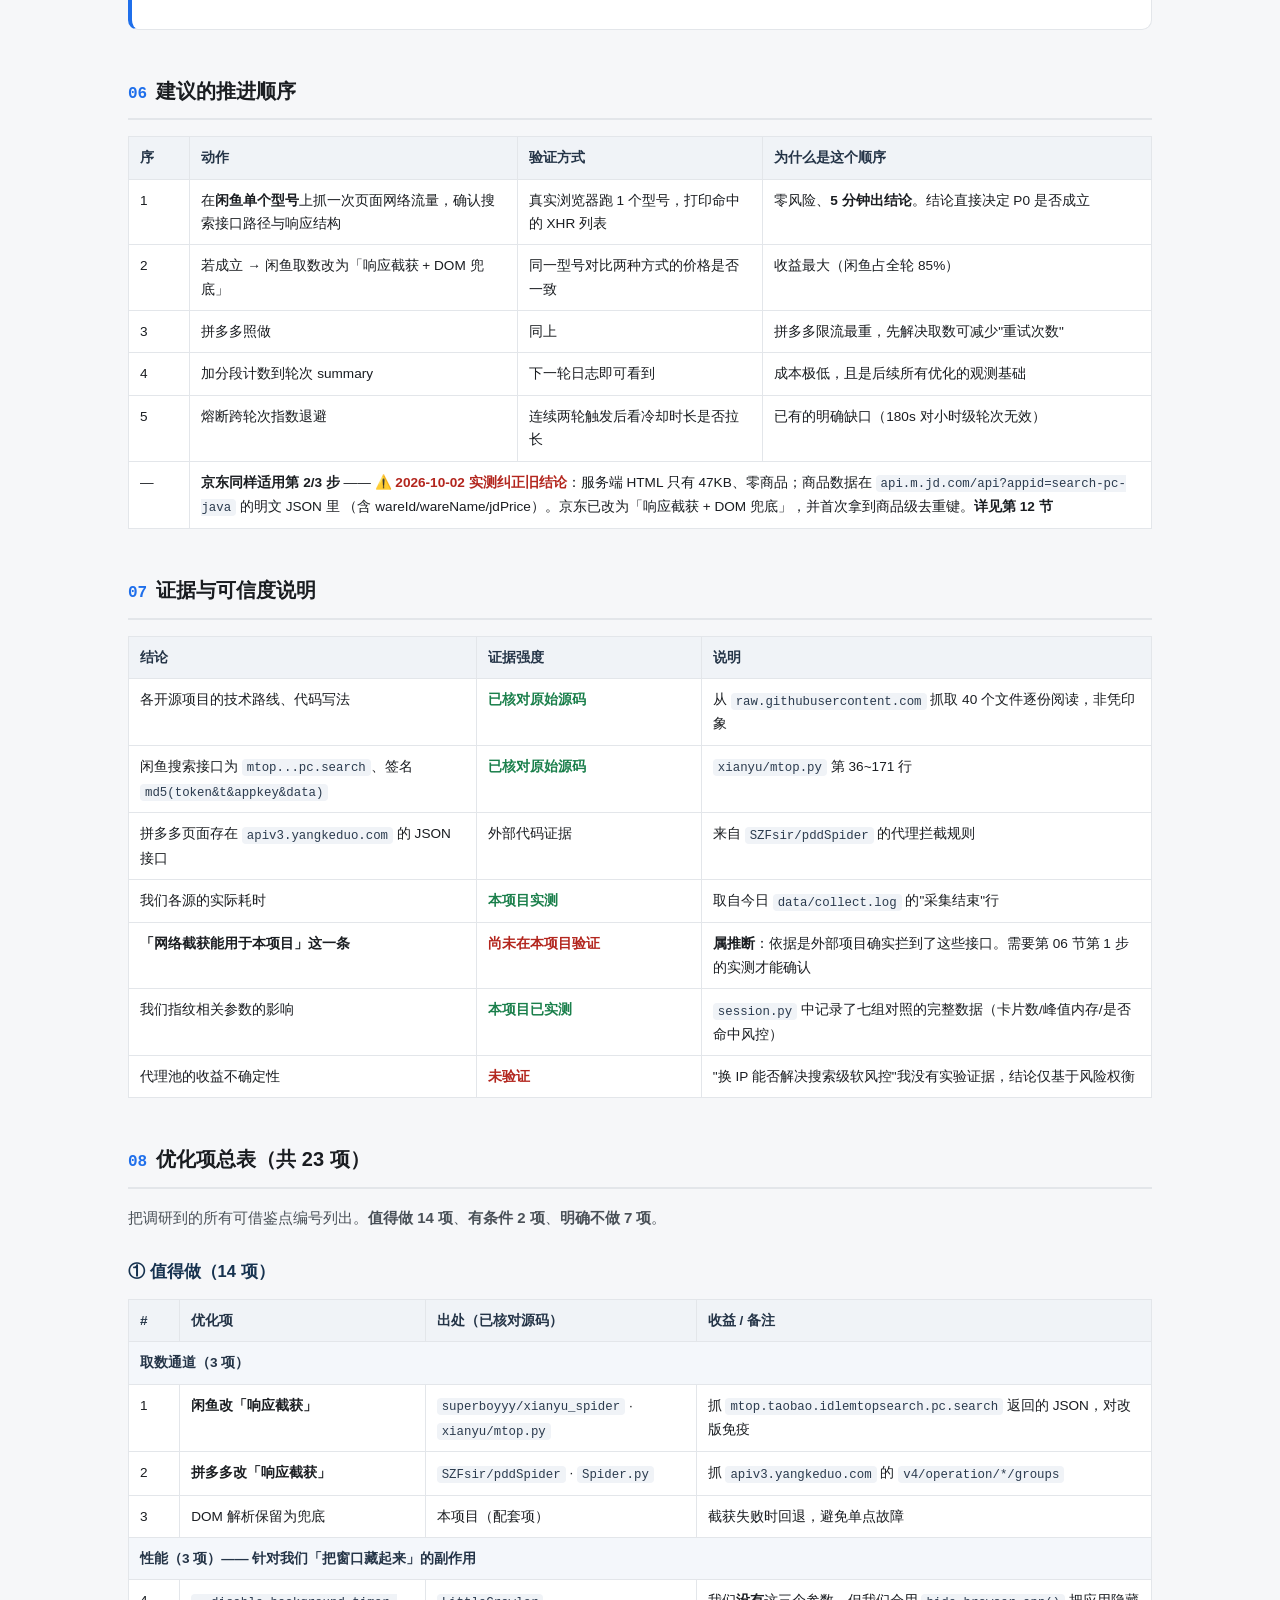
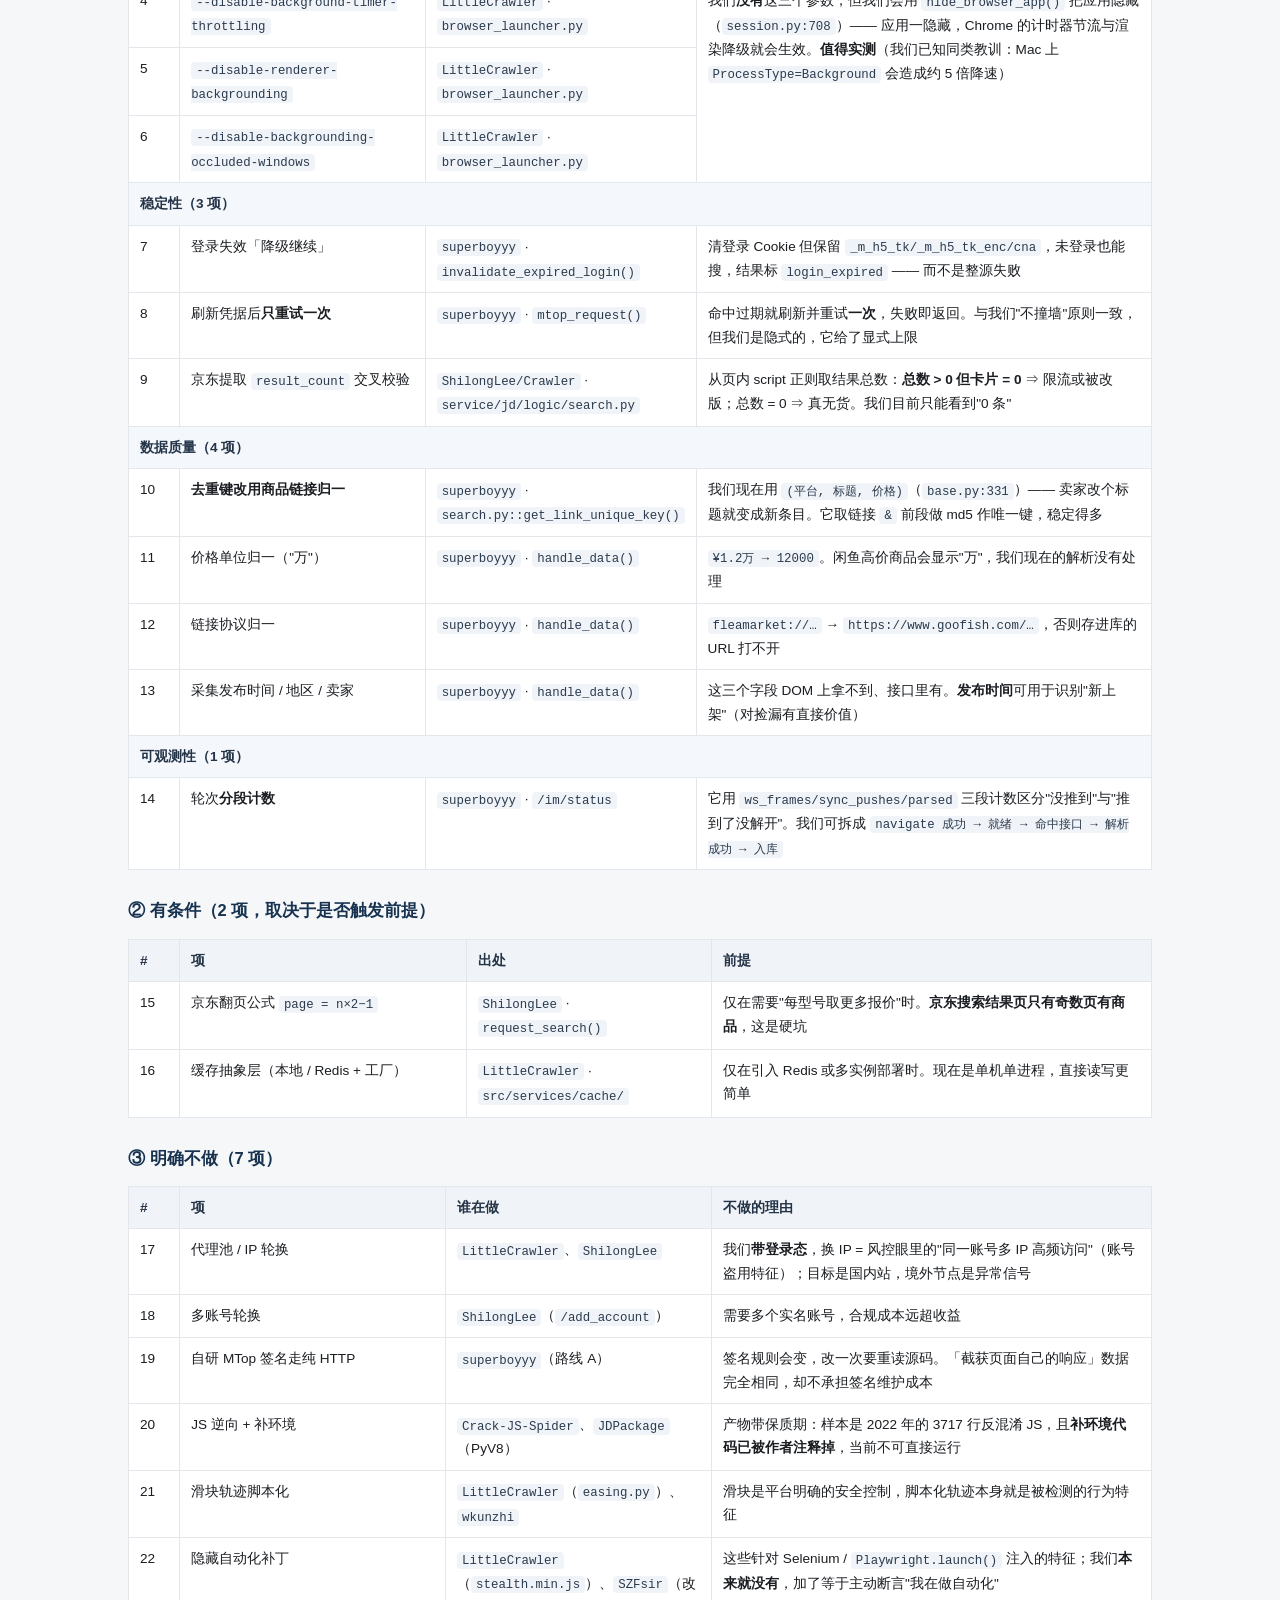
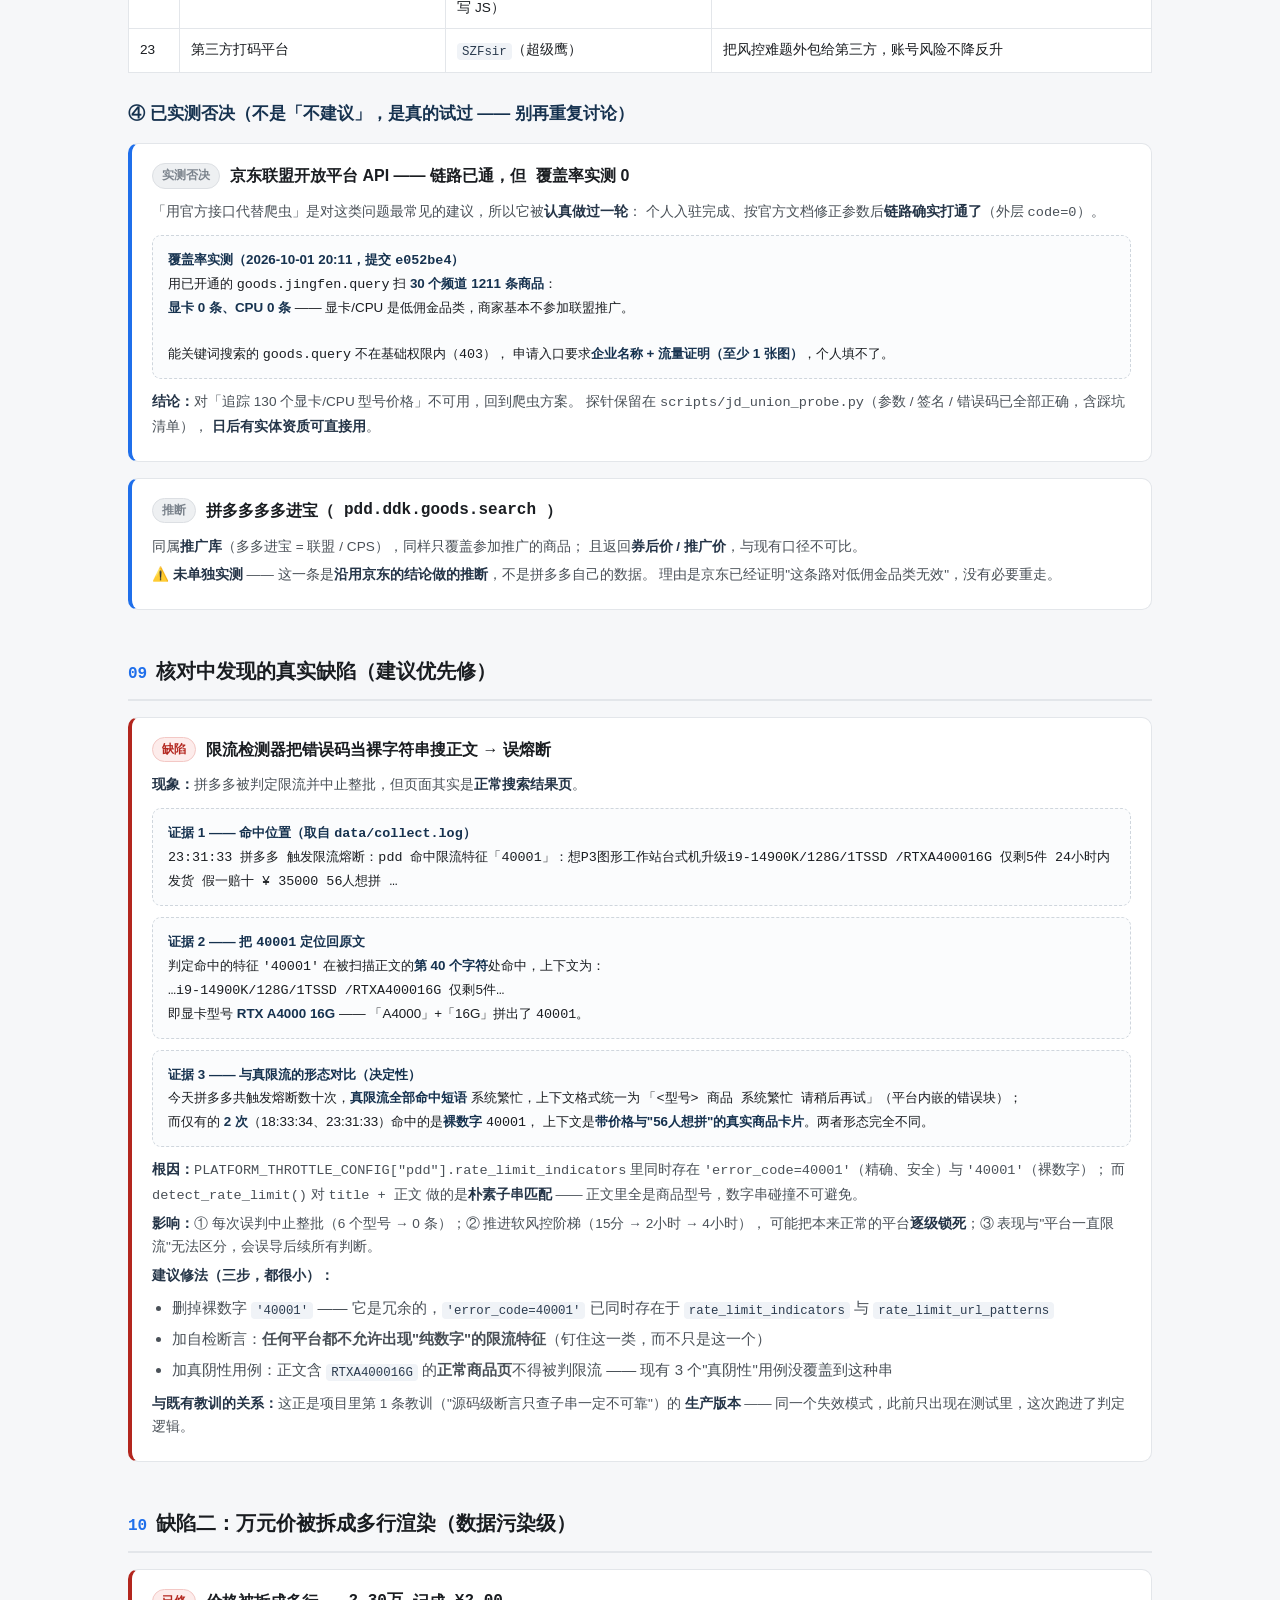
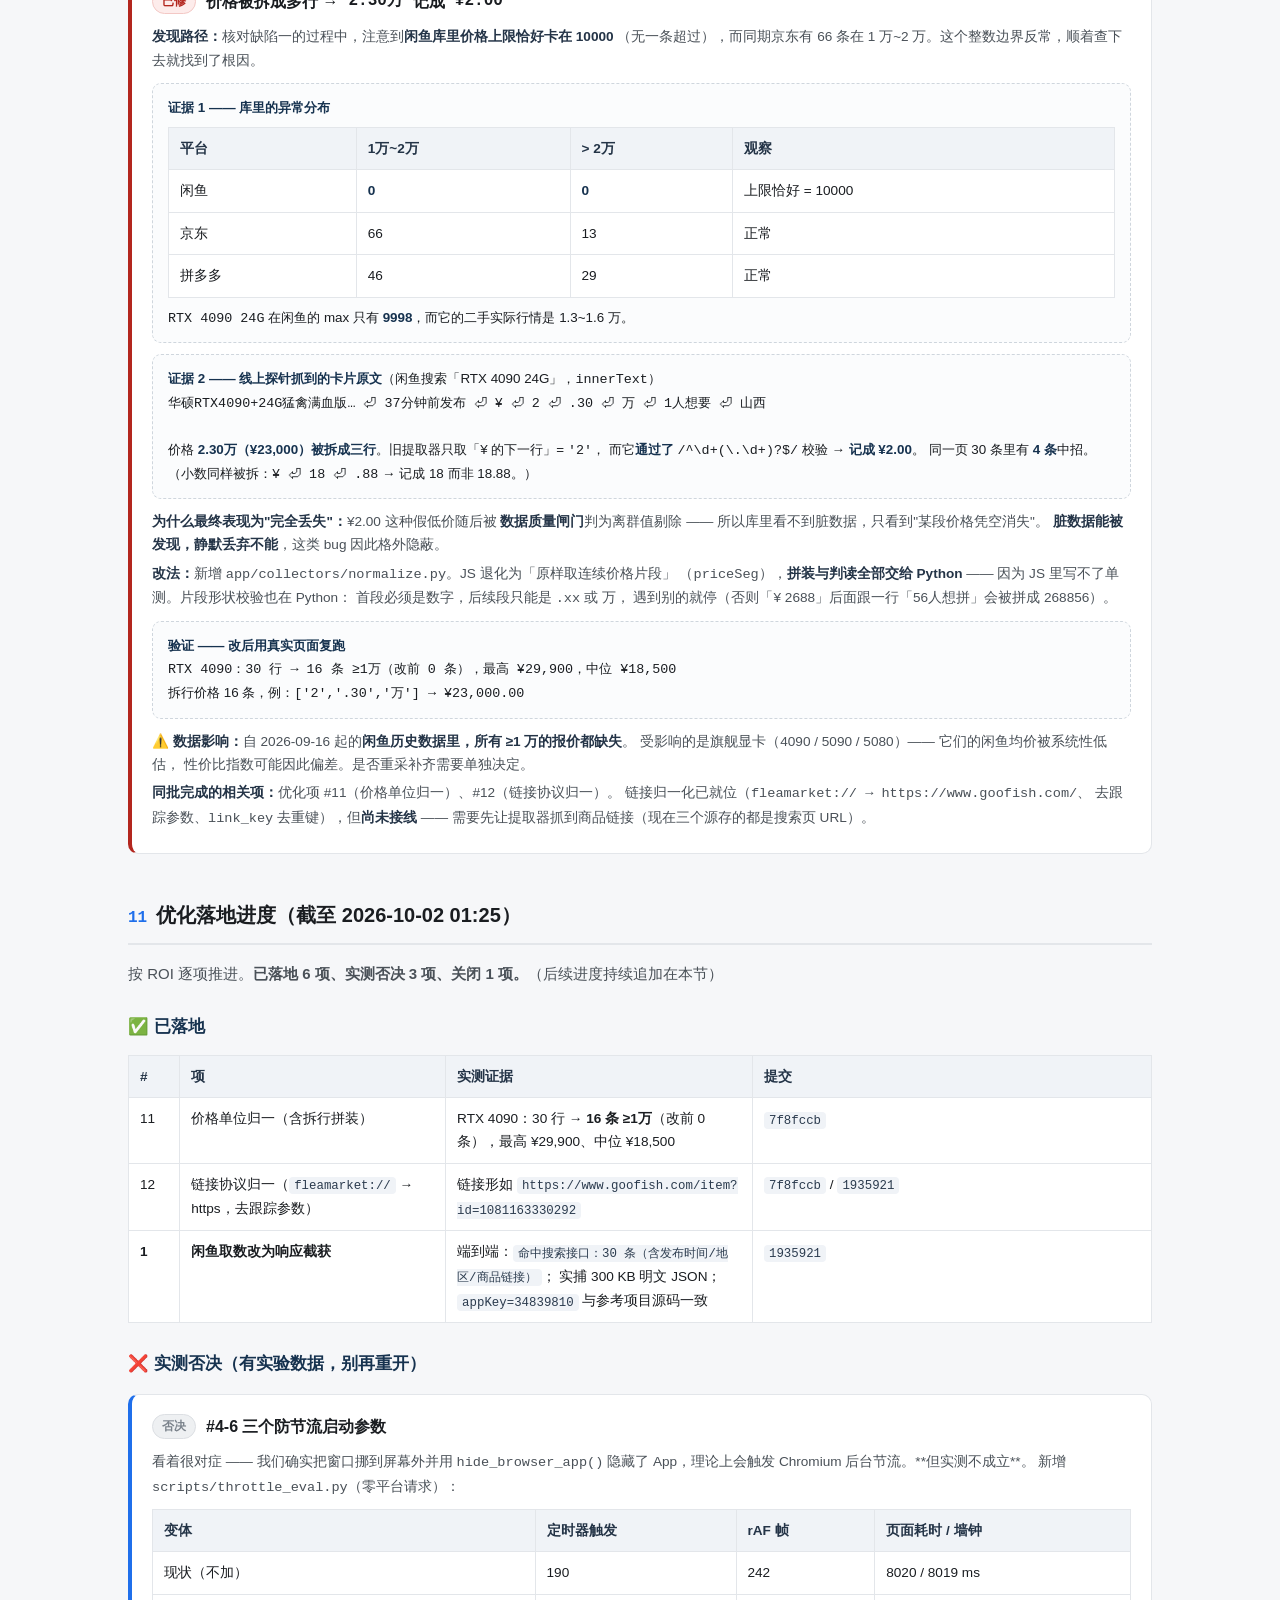
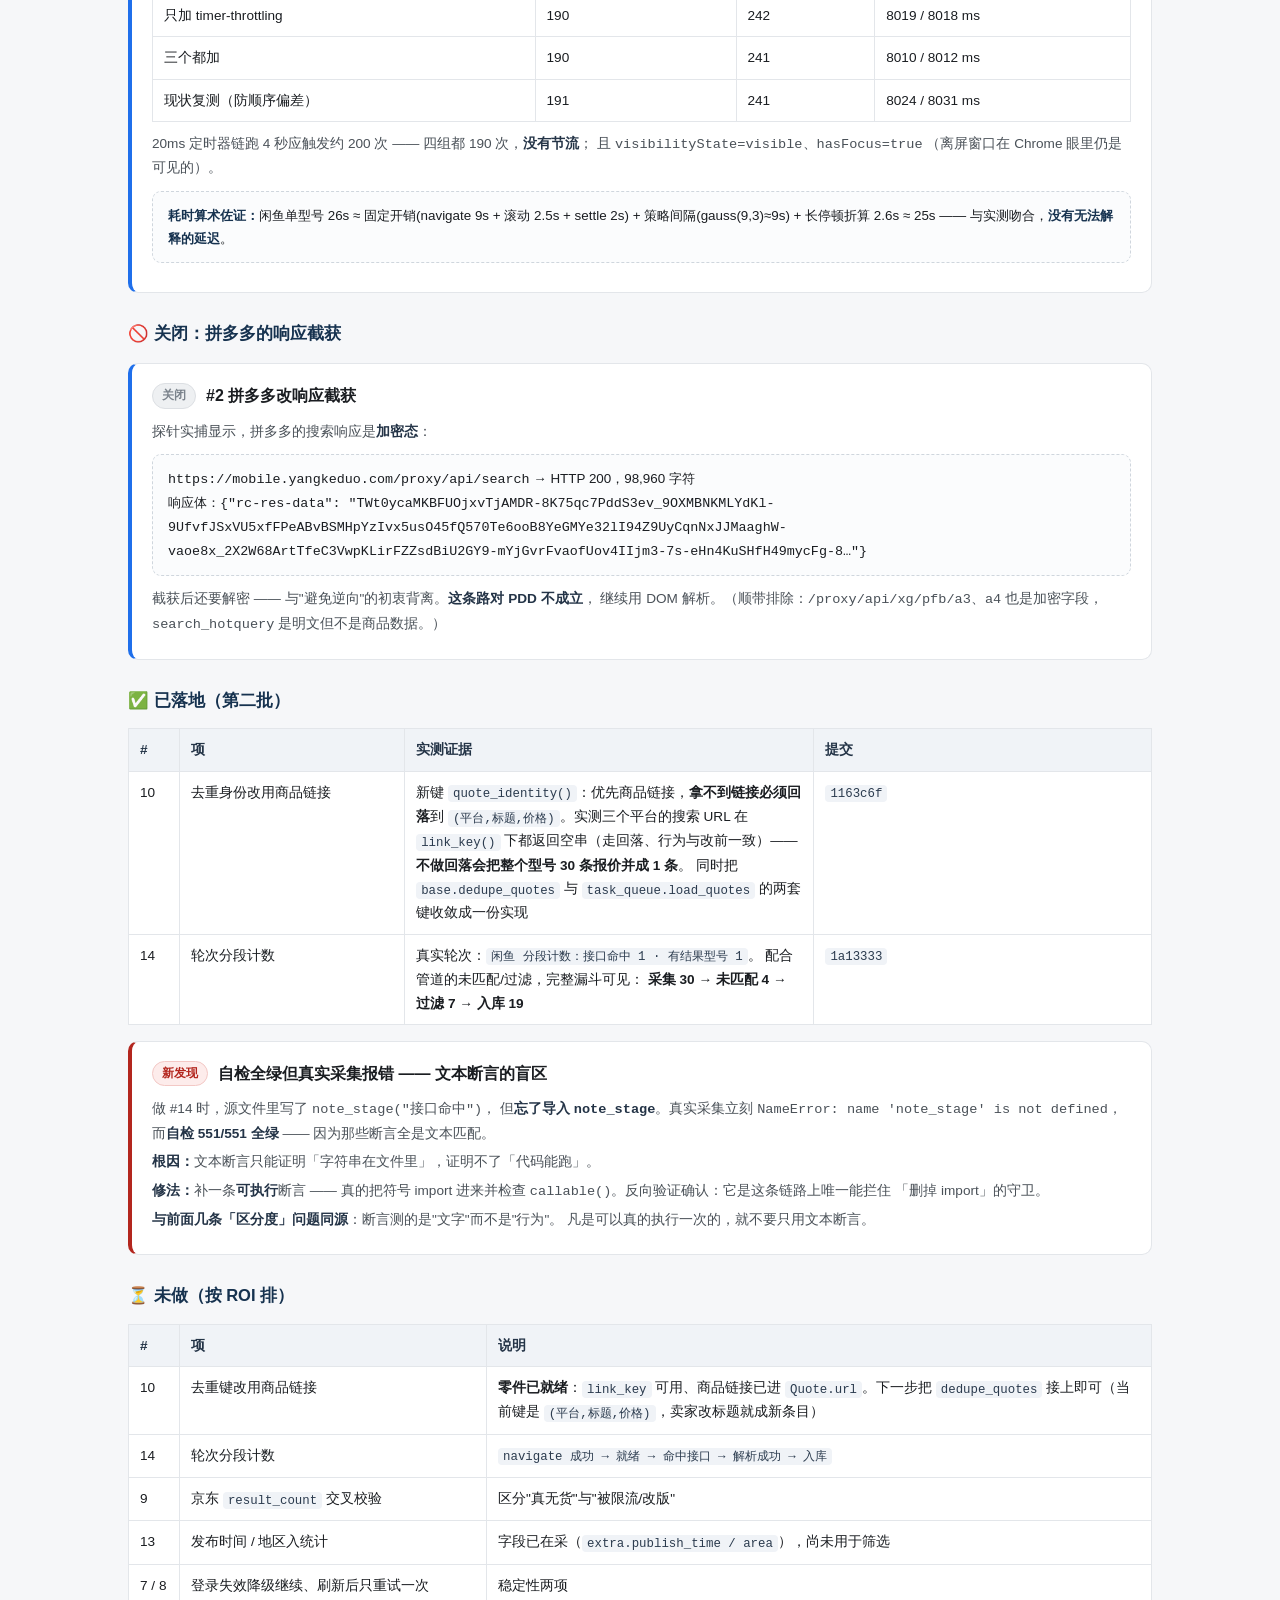
<file: reports/竞品爬虫调研-2026-10-01.html>
<!DOCTYPE html>
<html lang="zh-CN">
<head>
<meta charset="UTF-8">
<meta name="viewport" content="width=device-width, initial-scale=1.0">
<title>三平台爬虫开源项目调研与优化建议 · 2026-10-01</title>
<style>
  :root{
    --bg:#f6f7f9; --card:#ffffff; --ink:#1a1d21; --ink2:#4a5158; --ink3:#7b838c;
    --line:#e3e6ea; --accent:#1f6feb; --accent-soft:#eaf2ff;
    --ok:#1a7f4b; --ok-soft:#e8f6ee;
    --warn:#a35a00; --warn-soft:#fff4e2;
    --bad:#b3261e; --bad-soft:#fdeceb;
    --mono:"SF Mono",Menlo,Consolas,"Liberation Mono",monospace;
  }
  *{box-sizing:border-box}
  body{
    margin:0; background:var(--bg); color:var(--ink);
    font:15px/1.72 -apple-system,BlinkMacSystemFont,"PingFang SC","Hiragino Sans GB","Microsoft YaHei",sans-serif;
    -webkit-font-smoothing:antialiased;
  }
  .wrap{max-width:1080px;margin:0 auto;padding:40px 28px 96px}
  header.top{
    background:linear-gradient(135deg,#12233d 0%,#1f3c63 55%,#26558f 100%);
    color:#fff;border-radius:16px;padding:34px 36px;margin-bottom:28px;
    box-shadow:0 10px 30px rgba(18,35,61,.18);
  }
  header.top h1{margin:0 0 10px;font-size:27px;letter-spacing:.3px;font-weight:650}
  header.top .sub{opacity:.86;font-size:14px;line-height:1.8}
  header.top .meta{margin-top:16px;display:flex;flex-wrap:wrap;gap:8px}
  header.top .meta span{
    background:rgba(255,255,255,.14);border:1px solid rgba(255,255,255,.20);
    padding:4px 11px;border-radius:999px;font-size:12.5px;
  }
  h2{
    font-size:20px;margin:44px 0 16px;padding-bottom:10px;
    border-bottom:2px solid var(--line);font-weight:640;
  }
  h2 .n{color:var(--accent);font-family:var(--mono);font-size:16px;margin-right:9px;font-weight:600}
  h3{font-size:16.5px;margin:26px 0 10px;font-weight:640;color:#16324f}
  p{margin:10px 0;color:var(--ink2)}
  .card{background:var(--card);border:1px solid var(--line);border-radius:12px;padding:20px 22px;margin:14px 0}
  .lead{background:var(--accent-soft);border:1px solid #cfe1ff;border-radius:12px;padding:18px 22px;margin:16px 0}
  .lead ol{margin:8px 0 0;padding-left:22px}
  .lead li{margin:7px 0;color:#173a63}
  table{width:100%;border-collapse:collapse;margin:14px 0;font-size:13.6px;background:var(--card)}
  th,td{border:1px solid var(--line);padding:9px 11px;vertical-align:top;text-align:left}
  th{background:#f0f3f7;font-weight:620;color:#243447;white-space:nowrap}
  td code,p code,li code{background:#f0f3f7;padding:1.5px 5px;border-radius:4px;font-family:var(--mono);font-size:12.4px;color:#2b3b4e}
  pre{
    background:#141a22;color:#dbe4ee;padding:15px 17px;border-radius:10px;overflow-x:auto;
    font-family:var(--mono);font-size:12.6px;line-height:1.62;margin:12px 0;
  }
  pre .c{color:#7f8fa3}
  pre .k{color:#8fd3ff}
  pre .s{color:#b6e3a2}
  .tag{display:inline-block;padding:2px 9px;border-radius:999px;font-size:12px;font-weight:620;line-height:1.6}
  .t-p0{background:var(--bad-soft);color:var(--bad);border:1px solid #f3c8c5}
  .t-p1{background:var(--warn-soft);color:var(--warn);border:1px solid #f0d8b0}
  .t-p2{background:var(--accent-soft);color:var(--accent);border:1px solid #cfe1ff}
  .t-no{background:#eef0f2;color:var(--ink3);border:1px solid #dcdfe3}
  .t-ok{background:var(--ok-soft);color:var(--ok);border:1px solid #bfe4cf}
  .grid2{display:grid;grid-template-columns:1fr 1fr;gap:14px}
  .grid4{display:grid;grid-template-columns:repeat(4,1fr);gap:12px}
  @media(max-width:820px){.grid2,.grid4{grid-template-columns:1fr}}
  .stat{background:var(--card);border:1px solid var(--line);border-radius:10px;padding:14px 16px;text-align:center}
  .stat b{display:block;font-size:23px;color:var(--accent);font-family:var(--mono);font-weight:640}
  .stat span{font-size:12.5px;color:var(--ink3)}
  .rec{border-left:4px solid var(--accent);background:var(--card);border:1px solid var(--line);border-left-width:4px;border-radius:10px;padding:18px 20px;margin:16px 0}
  .rec.p0{border-left-color:var(--bad)}
  .rec.p1{border-left-color:var(--warn)}
  .rec.p2{border-left-color:var(--accent)}
  .rec h4{margin:0 0 4px;font-size:16px;display:flex;align-items:center;gap:10px;flex-wrap:wrap;font-weight:640}
  .rec .body{margin-top:10px}
  .kv{font-size:13.6px;margin:5px 0;color:var(--ink2)}
  .kv b{color:#243447;font-weight:620}
  blockquote{margin:12px 0;padding:10px 16px;border-left:3px solid var(--accent);background:#f4f7fb;color:#2a415c}
  .note{font-size:13px;color:var(--ink3);font-style:normal}
  .evidence{background:#fbfcfd;border:1px dashed #cfd6dd;border-radius:9px;padding:12px 15px;margin:11px 0;font-size:13.4px}
  .evidence b{color:#16324f}
  ul.tight{margin:8px 0;padding-left:20px}
  ul.tight li{margin:5px 0;color:var(--ink2)}
  hr.sep{border:0;border-top:1px solid var(--line);margin:36px 0}
  .foot{margin-top:48px;padding-top:20px;border-top:1px solid var(--line);font-size:12.8px;color:var(--ink3);line-height:1.85}
  .yes{color:var(--ok);font-weight:620}
  .no{color:var(--bad);font-weight:620}
  @media print{
    body{background:#fff}
    header.top{box-shadow:none;-webkit-print-color-adjust:exact;print-color-adjust:exact}
    .card,.rec,.stat,.lead{-webkit-print-color-adjust:exact;print-color-adjust:exact}
    h2{page-break-after:avoid}
    .rec,table,.card{page-break-inside:avoid}
  }
</style>
</head>
<body>
<div class="wrap">

<header class="top">
  <h1>京东 / 拼多多 / 闲鱼 爬虫开源项目调研与优化建议</h1>
  <div class="sub">
    调研 10 个 GitHub 公开项目，归纳出 4 条技术路线，逐条与 <b>DIY价格汇报</b> 现有实现对照，<br>
    给出按投入产出比排序的优化清单 —— 以及一份「<b>看似优化、实则自毁</b>」的清单。
  </div>
  <div class="meta">
    <span>调研日期 2026-10-01</span>
    <span>证据来源：GitHub 原始源码（已逐文件核对）</span>
    <span>样本 10 个仓库</span>
    <span>对比基线：本项目 2026-10-01 实测日志</span>
    <span>优化项 23 条（值得做 14 / 有条件 2 / 不做 7）</span>
    <span>核对中发现并修复 2 个真实缺陷</span>
    <span>优化项已落地 6 / 实测否决 3 / 关闭 1</span><span>另修 2 处退避机制失效</span>
  </div>
</header>

<div class="lead" style="background:#fdeceb;border-color:#f3c8c5">
  <b style="color:#b3261e">⚠️ 核对过程中发现两个真实缺陷（与本次调研无关，但更紧急）</b>
  <p style="margin:10px 0 0;color:#7a1a15">
    <b>①  限流误判</b>（已修 <code>923ff0d</code>）：错误码 <code>40001</code> 被当裸字符串搜整页正文，
    命中了显卡型号 <b>RTX A4000 16G</b> 的标题 —— 今天<b>误熔断 2 次</b>，每次中止整批并推进退避阶梯。<br>
    <b>②  万元价丢失</b>（已修 <code>7f8fccb</code>）：闲鱼把 <code>2.30万</code> 拆成三行渲染
    （<code>¥</code> / <code>2</code> / <code>.30</code> / <code>万</code>），提取器只取「¥ 的下一行」→
    <b>记成 ¥2.00</b> 后被数据质量闸门丢掉，净效果是<b>所有万元级二手报价被静默丢弃</b>。<br>
    两者的完整证据链见 <b>第 09 / 10 节</b>。
  </p>
</div>

<div class="lead">
  <b>结论速览</b>
  <ol>
    <li><b>最大的优化空间在「取数方式」，不在「反爬对抗」。</b>我们三个源都在解析 <code>innerText</code>；而这些平台自己就发结构化 JSON（闲鱼 MTop、拼多多 <code>apiv3.yangkeduo.com</code>），浏览器已经收到过——我们只是没接。</li>
    <li><b>拼多多的 <code>anti-content</code> 不要去逆向。</b>公开的破解产物（3720 行反混淆 JS + 补环境）是 2022 年的，已明显过期；现在通行的做法是<b>让浏览器自己签名</b>。</li>
    <li><b>闲鱼是单轮耗时的大头（约 85%）。</b>今日实测 15 个型号耗时 390s / 411s（26~27s/型号），其中相当部分是为了"看起来像人"而付出的页面渲染成本。</li>
    <li><b>我们已经在若干维度上领先于这些项目。</b>指纹七组对照实测、熔断跨进程持久化、单会话任务上限、磁盘冷启动清理、数据口径闸门——调研的 10 个项目<b>没有一个全都具备</b>。</li>
    <li><b>代理池与多账号轮换：建议不做。</b>理由不是"做不到"，而是我们<b>带登录态</b>且目标是国内站，境外 IP 会直接触发风控的账号盗用判定。</li>
    <li>从它们代码里可提炼出<b>值得做的共 14 项</b>（另有 2 项有条件、7 项明确不做）——完整编号清单见<b>第 08 节</b>。</li>
  </ol>
</div>

<h2><span class="n">01</span>调研样本</h2>
<p>按"与我们的场景相关度"筛选，覆盖闲鱼/京东/拼多多三条线、四种主流技术路线。<span class="note">星级与更新时间为调研时点数据。</span></p>

<table>
<thead>
<tr><th>仓库</th><th>★</th><th>最近推送</th><th>覆盖平台</th><th>技术路线</th></tr>
</thead>
<tbody>
<tr><td><code>superboyyy/xianyu_spider</code></td><td>867</td><td>2026-09-18</td><td>闲鱼（+ IM 长连接）</td><td><b>HTTP API + 签名</b></td></tr>
<tr><td><code>pbeenigg/LittleCrawler</code></td><td>758</td><td>2026-08-09</td><td>小红书 / 知乎 / 闲鱼</td><td><b>浏览器 + 签名机（混合）</b></td></tr>
<tr><td><code>ShilongLee/Crawler</code></td><td>1449</td><td>2026-09-24</td><td>抖音/快手/B站/小红书/淘宝/<b>京东</b>/微博</td><td>HTTP + 代理池 + Cookie</td></tr>
<tr><td><code>LoseNine/Crack-JS-Spider</code></td><td>1040</td><td>2024-05-03</td><td><b>拼多多 anti_content</b>、极验滑块等</td><td><b>JS 逆向 + 补环境</b></td></tr>
<tr><td><code>SZFsir/pddSpider</code></td><td>317</td><td>2022-06-17</td><td>拼多多</td><td><b>浏览器 + MITM 代理截获</b></td></tr>
<tr><td><code>hiddendevj/JDPackage</code></td><td>405</td><td>2021-12-06</td><td>京东（登录/领券/抽奖）</td><td>JS 引擎执行（PyV8）</td></tr>
<tr><td><code>FearlessPeople/xianyu_spider</code></td><td>456</td><td>2025-06-30</td><td>闲鱼 APP（<b>已废弃</b>）</td><td>APP 接口</td></tr>
<tr><td><code>wkunzhi/Python3-Spider</code></td><td>3401</td><td>2023-11-03</td><td>拼多多登录参数、滑块、多站</td><td>教学合辑</td></tr>
<tr><td><code>DropsDevopsOrg/ECommerceCrawlers</code></td><td>5704</td><td>2024-05-22</td><td>淘宝/闲鱼/点评等</td><td>教学合辑</td></tr>
<tr><td><code>Jack-Cherish/python-spider</code></td><td>19781</td><td>2024-08-19</td><td>淘宝/京东/网易云等</td><td>教学合辑</td></tr>
</tbody>
</table>

<p class="note">说明：后 3 个是高星教学合辑，代码年代偏早、以演示为主，本次只取"思路"不取"实现"。</p>

<h2><span class="n">02</span>四条技术路线</h2>

<div class="grid2">
  <div class="card">
    <span class="tag t-ok">路线 A</span> <b>HTTP API + 签名</b>
    <p style="margin-top:8px">直接调平台的 H5 接口，自己算签名。代表：<code>superboyyy/xianyu_spider</code>。</p>
    <ul class="tight">
      <li>速度极快、拿的是结构化 JSON</li>
      <li>签名一旦改版就要重写</li>
      <li>需要自己维护 Cookie / token 生命周期</li>
    </ul>
  </div>
  <div class="card">
    <span class="tag t-no">路线 B</span> <b>JS 逆向 + 补环境</b>
    <p style="margin-top:8px">把加密 JS 抠出来反混淆，用 Node/PyV8 在补好的浏览器环境里跑。代表：<code>Crack-JS-Spider</code>、<code>JDPackage</code>。</p>
    <ul class="tight">
      <li>无浏览器，资源占用最低</li>
      <li><b>维护成本最高</b>，每次改版要重新逆向</li>
      <li>产物易过期（样本已过期 3 年）</li>
    </ul>
  </div>
  <div class="card">
    <span class="tag t-p1">路线 C</span> <b>浏览器 + MITM 代理截获</b>
    <p style="margin-top:8px">浏览器正常访问，本地代理截获它的 API 响应。代表：<code>SZFsir/pddSpider</code>（还顺手改写了 JS 剥掉 <code>navigator.webdriver</code>）。</p>
    <ul class="tight">
      <li>不碰 DOM、不碰签名</li>
      <li>拿结构化数据，对页面改版免疫</li>
      <li>代理层要自己维护</li>
    </ul>
  </div>
  <div class="card">
    <span class="tag t-p1">路线 D</span> <b>浏览器当"签名机"</b>
    <p style="margin-top:8px">开一个官方页面，调用它<b>页面内的原生签名函数</b>，再走 HTTP 取数。代表：<code>LittleCrawler</code> 的 <code>playwright_sign.py</code>。</p>
    <ul class="tight">
      <li>不逆向、不补环境，签名永远是最新的</li>
      <li>速度接近路线 A</li>
      <li>保留一个浏览器上下文</li>
    </ul>
  </div>
</div>

<h3>路线 C/D 的关键代码证据</h3>
<p>这两条路线最值得借鉴，摘录其原始实现：</p>

<pre><span class="c"># ── 路线 D：LittleCrawler 借用页面原生函数签名（不逆向） ──</span>
<span class="c"># src/platforms/xhs/playwright_sign.py</span>
async def call_mnsv2(page, sign_str, md5_str):
    <span class="c"># 直接在官方页面上下文里调用它的签名函数</span>
    return await page.evaluate(<span class="s">f"window.mnsv2('{sign_str}', '{md5_str}')"</span>)

<span class="c"># ── 路线 C：SZFsir/pddSpider 用 MITM 代理读 API 响应 ──</span>
<span class="c"># Spider.py —— 不做 DOM 解析，直接从代理流量里取 JSON</span>
if response.request.hostname == <span class="s">'apiv3.yangkeduo.com'</span> and response.status == 200:
    pa = re.compile(r<span class="s">'v4/operation/[0-9]*/groups'</span>)
    if pa.findall(response.request.path):
        parse_tp.put(parse.parse_goods, (json.loads(response.get_body_data(...)), ...))
</pre>

<h2><span class="n">03</span>逐项目剖析</h2>

<h3>① <code>superboyyy/xianyu_spider</code> — 闲鱼 API 直连（与本项目同平台，最值得细读）</h3>
<div class="evidence">
<b>它的搜索不走浏览器。</b>浏览器（Playwright）只在<b>扫脸认证</b>时用一次；日常搜索是 <code>httpx</code> 直连 MTop 接口。
</div>

<pre><span class="c"># xianyu/mtop.py（已核对原文）</span>
BASE_URL = <span class="s">"https://h5api.m.goofish.com/h5/{}/1.0/"</span>
APPKEY   = <span class="s">"34839810"</span>
SEARCH_API = <span class="s">"mtop.taobao.idlemtopsearch.pc.search"</span>     <span class="c"># 注意：pc.search —— 就是 PC 网页调的那个接口</span>

def generate_sign(token, appkey, data, j):
    <span class="c"># sign = md5(token & 时间戳毫秒 & appkey & 紧凑JSON(data))</span>
    return md5(<span class="s">f"{token}&amp;{j}&amp;{appkey}&amp;{json.dumps(data,separators=(',',':'))}"</span>)

def _h5_token():
    <span class="c"># token 就是 _m_h5_tk Cookie 的前半段</span>
    return _cookie_value(<span class="s">"_m_h5_tk"</span>).split(<span class="s">"_"</span>)[0]
</pre>

<div class="kv"><b>token 怎么来的：</b>先带 <code>token="undefined"</code> 请求一次"公告页"接口（<code>mtop.gaia...index.get</code>），响应里下发 <code>_m_h5_tk</code> Cookie，之后每次请求用它签名。</div>
<div class="kv"><b>token 过期怎么办：</b>响应 <code>ret</code> 含 <code>TOKEN_EXPIRED</code> 或 <code>FAIL_SYS</code> 时，重新走一次上面的取 token 流程，<b>然后重试一次</b> —— 只重试一次，不循环。</div>
<div class="kv"><b>登录态失效怎么办：</b>清掉登录 Cookie，但<b>保留</b> <code>_m_h5_tk / _m_h5_tk_enc / cna</code> 三个匿名 Cookie，搜索<b>按未登录继续</b>，结果里标 <code>login_expired</code>。<span class="yes">这个"降级而不失败"的设计值得抄。</span></div>

<h3>② <code>pbeenigg/LittleCrawler</code> — 工程化最完整的一个</h3>
<p>它是唯一同时具备"CDP 浏览器管理 + 代理池 + 缓存抽象 + 签名模块 + REST API + Web UI"的项目。最值得看的是 <code>cdp_browser.py</code> 与 <code>playwright_sign.py</code>。</p>

<table>
<thead><tr><th>模块</th><th>它的做法</th><th>对我们的参考价值</th></tr></thead>
<tbody>
<tr><td><code>playwright_sign.py</code></td><td>用 <code>page.evaluate("window.mnsv2(...)")</code> 借页面签名</td><td class="yes">高 —— 拼多多 anti-content 的正解</td></tr>
<tr><td><code>easing.py</code> + <code>slider_util.py</code></td><td>缓动函数生成滑块轨迹（<code>ease_out_expo</code> 等）</td><td class="no">低 —— 我们明确不做滑块脚本化</td></tr>
<tr><td><code>cdp_browser.py</code></td><td>CDP 连接已有浏览器、可复用 context、<code>stealth.min.js</code> 注入</td><td>中 —— 与我们的 session 层同类，但我们的更贴合 macOS</td></tr>
<tr><td><code>proxy_ip_pool.py</code></td><td>多供应商（极速/快代理/豌豆）统一抽象 + <code>proxy_mixin</code> 混入</td><td class="no">低 —— 见第 05 节"不做代理池"</td></tr>
<tr><td><code>services/cache/</code></td><td>本地 / Redis 双实现的抽象层</td><td>中 —— 可参考其"抽象 + 工厂"的写法</td></tr>
</tbody>
</table>

<h3>③ <code>ShilongLee/Crawler</code> — 京东这条线的参照系</h3>
<pre><span class="c"># service/jd/logic/search.py —— 它的京东搜索就是"带 Cookie 抓 HTML"</span>
url = <span class="s">f'https://search.jd.com/Search?keyword={keyword}&amp;page={page}'</span>
headers = {<span class="s">'cookie'</span>: cookie, **COMMON_HEADERS}     <span class="c"># 完整 Sec-Ch-Ua/Sec-Fetch 头</span>
resp = await requests.get(url, headers=headers)
soup = BeautifulSoup(resp.text, <span class="s">"html.parser"</span>)           <span class="c"># 解析 li.gl-item</span>
</pre>
<div class="kv"><b>值得注意的两点：</b></div>
<ul class="tight">
  <li><b>过期账号机制</b>：接口 <code>/jd/expire_account</code> 把失效 Cookie 的账号标记后不再使用 —— 这是<b>账号粒度的熔断</b>。我们的熔断是<b>平台粒度</b>。因为我们都只有一个账号，账号级熔断价值有限，但这个"把失效凭据显式标记、不再尝试"的思路与我们一致。</li>
  <li><b>代理轮换算法极简</b>：<code>proxies[int(time.time()/300) % len(proxies)]</code> —— 按 5 分钟时间片轮换。简单，但不管代理是否可用。</li>
</ul>

<h3>④ <code>LoseNine/Crack-JS-Spider</code> — 拼多多 anti_content 的破解产物（反面教材）</h3>
<pre><span class="c"># 拼多多/anti_content.js 实测规模</span>
3717 行 · 179 KB · 首行 <span class="s">window=global;</span> · 第 3 行注释「<span class="s">补环境代码已注释</span>」
</pre>
<div class="evidence">
<b>结论：这条路不要走。</b>该产物是 2022 年 2 月的，需要"补环境"（把浏览器 DOM/BOM 补齐）才能跑，而<b>补环境代码本身已被作者注释掉</b>——它是个教学样本，不是可运行的方案。更关键的是：拼多多的签名逻辑这几年改过多轮，<b>这类产物天然带保质期</b>。
</div>
<p>对比之下，<code>LittleCrawler</code> 的做法（路线 D，借浏览器签名）<b>永远不需要重新逆向</b>——签名逻辑由页面自己维护。</p>

<h3>⑤ <code>SZFsir/pddSpider</code> — 已失效，但留下最有价值的一条思路</h3>
<div class="evidence">
作者自己在 README 里写明：<b>"我的代码已经被拼多多的反爬策略过滤了"</b>。他们的应对手段是双重的：<b>① MITM 代理读 API 响应；② 运行时改写 JS，把 <code>navigator.webdriver</code> 替换成随机名</b>。
</div>
<pre><span class="c"># Spider.py —— 在代理层改写回包里的 JS</span>
if <span class="s">'react_psnl_verification_'</span> in response.request.path:
    js_body = response.get_body_data().decode()
    js_body = js_body.replace(<span class="s">"navigator.webdriver"</span>, <span class="s">"navigator.qwerasdfzxcv"</span>)
    response.set_body_data(bytes(js_body, <span class="s">'utf-8'</span>))
</pre>
<div class="kv"><b>关于这个技巧的评价：</b>它针对的是 <b>Selenium 驱动</b>的浏览器（Selenium 会注入 <code>navigator.webdriver=true</code>）。我们<b>不是</b> Selenium，也不是 Playwright 的 <code>launch()</code>——我们是自己 <code>Popen</code> 启动普通 Chrome 再用 CDP 连接，<b>本来就没有这个特征</b>。所以这个技巧对我们<b>无收益</b>（详见第 05 节）。但它验证了一件事：<b>网络层才是数据的可靠通道。</b></div>

<h2><span class="n">04</span>与我们的对照</h2>

<p>下表把我们现有实现与调研结论逐维度对照。<span class="yes">绿=我们更强</span>，<span class="no">红=存在明确改进空间</span>。</p>

<table>
<thead>
<tr><th style="width:16%">维度</th><th style="width:40%">我们现在的做法</th><th style="width:44%">开源项目的普遍做法 / 差距</th></tr>
</thead>
<tbody>
<tr>
  <td><b>取数方式</b></td>
  <td><span class="no">DOM 解析</span>：京东用 <code>locator('[class*="goodsCardWrapper"]')</code>；拼多多/闲鱼用 <code>page.evaluate()</code> 拆 <code>innerText</code> 行</td>
  <td><b>主流是读网络层</b>：MITM 代理截 API 响应（路线 C）或直接调 API（路线 A）。<b>对页面改版免疫</b>，且能拿到 DOM 上根本看不到的字段</td>
</tr>
<tr>
  <td><b>签名处理</b></td>
  <td>不处理 —— 让浏览器自己发请求，签名天然正确</td>
  <td>逆向（易过期）或"借浏览器签名"（路线 D）。<b>我们的选择是对的</b>，但代价是必须等整页渲染</td>
</tr>
<tr>
  <td><b>反指纹</b></td>
  <td><span class="yes">已实测七组对照</span>（真实页面卡片数 + 风控判定），明确拒绝 headless / 拦图片 / 关 GPU，并记录了每项的实测数据</td>
  <td>普遍是"凭经验加一堆参数"，<b>没有任何一个项目给出对照实测数据</b>。<code>LittleCrawler</code> 加了 <code>--no-sandbox</code>（Linux 习惯）与 <code>AutomationControlled</code> 补丁，对我们是负收益</td>
</tr>
<tr>
  <td><b>节奏控制</b></td>
  <td><span class="yes">平台差异化</span>：高斯扰动 + 上下限夹取 + 长停顿概率，三平台各不相同</td>
  <td>多数是固定 <code>sleep</code> 或 <code>random.uniform</code>；<code>ShilongLee</code> 的京东搜索<b>完全没有间隔控制</b></td>
</tr>
<tr>
  <td><b>熔断</b></td>
  <td><span class="yes">平台粒度 + 跨进程持久化</span>（<code>data/breaker.json</code>）+ 软/硬双阶梯</td>
  <td>基本没有熔断。有熔断的（<code>ShilongLee</code>）是<b>账号粒度</b>且仅内存态</td>
</tr>
<tr>
  <td><b>会话生命周期</b></td>
  <td><span class="yes">单会话任务上限 + 频次/时长双重回收 + 轮次结束彻底关闭浏览器</span></td>
  <td>普遍是"一个浏览器跑到底"，或常驻浏览器不关</td>
</tr>
<tr>
  <td><b>磁盘治理</b></td>
  <td><span class="yes">磁盘缓存外置到临时目录 + 每轮清理 profile 白名单子目录</span></td>
  <td><b>10 个项目没有一个做这个</b>。长期跑的项目普遍存在 profile 无限膨胀</td>
</tr>
<tr>
  <td><b>断点续爬</b></td>
  <td><span class="yes">队列 + 每型号落盘 + 生命周期路由 + 崩溃恢复</span></td>
  <td>多为"一次跑完，失败重来"</td>
</tr>
<tr>
  <td><b>代理池</b></td>
  <td>无（<b>有意为之</b>，见第 05 节）</td>
  <td>有（<code>LittleCrawler</code> 多供应商、<code>ShilongLee</code> 时间片轮换）</td>
</tr>
<tr>
  <td><b>数据质量闸门</b></td>
  <td><span class="yes">三源过滤 + 平台集合 Jaccard ≥0.5 + 样本量闸门</span></td>
  <td>几乎没有 —— 抓到什么存什么</td>
</tr>
<tr>
  <td><b>可观测性</b></td>
  <td>有熔断状态、排除计数（<code>stale_excluded</code> 等）</td>
  <td><code>superboyyy</code> 用 <code>ws_frames / sync_pushes / parsed</code> <b>三个分段计数</b>区分"没推到"还是"推到了没解开"——<b>这个思路可以借鉴</b></td>
</tr>
</tbody>
</table>

<h2><span class="n">05</span>优化建议（按投入产出比排序）</h2>

<div class="rec p0">
  <h4><span class="tag t-p0">P0</span>取数方式：从 DOM 解析改为「网络响应截获」</h4>
  <div class="body">
    <div class="kv"><b>现状问题：</b>三个源都靠解析 <code>innerText</code>。京东依赖 <code>[class*="goodsCardWrapper"]</code> 这类<b>模糊类名选择器</b>，拼多多/闲鱼靠按行切分文本推断价格——<b>平台改一次版就可能全线失灵</b>，而且价格与标题的边界靠行序，本身就是脆弱假设。</div>
    <div class="kv"><b>建议方案：</b>保留现有浏览器流程不动，只把<b>取数那一层</b>换成监听页面自己发出的 API 响应（<code>page.on("response")</code> / <code>expect_response</code>），DOM 解析作为兜底保留。</div>
    <div class="evidence">
      <b>外部证据（已核对源码）：</b><br>
      · 闲鱼：页面调用 <code>mtop.taobao.idlemtopsearch.pc.search</code>，返回结构化 JSON（<code>data.resultList[].data.item.main</code>，含 title / price / area / userNickName / publishTime）<br>
      · 拼多多：页面调用 <code>apiv3.yangkeduo.com</code> 的 <code>v4/operation/*/groups</code>，返回 <code>goods_list</code><br>
      · 京东：桌面搜索页是<b>服务端渲染 HTML</b> —— <span style="color:#b3261e"><b>⚠️ 2026-10-02 实测推翻</b></span>：服务端 HTML 只有 47KB、零商品，商品数据在 <code>api.m.jd.com/api?appid=search-pc-java</code> 的明文 JSON 里（详见第 12 节）
    </div>
    <div class="kv"><b>预期收益：</b>① 改版免疫（选择器失效风险→0）；② 可提前取数，响应到达即可解析，<b>不必等整页渲染完成</b>，单型号可省数秒；③ 拿到 DOM 上看不到的字段（发布时间、地区、卖家），可用于后续筛选。</div>
    <div class="kv"><b>成本与风险：</b>改动<b>限于取数函数</b>，不动调度/熔断/生命周期。风险是接口返回字段名可能变动，需要开发时实测确认——<b>这一条我尚未在本项目环境实测验证</b>，属推断（依据是外部项目的抓取路径）。</div>
    <div class="kv"><b>建议验证顺序：</b>先在<b>闲鱼单个型号</b>上试（收益最大），成功后再推拼多多。</div>
  </div>
</div>

<div class="rec p1">
  <h4><span class="tag t-p1">P1</span>闲鱼单轮耗时：评估能否绕开整页渲染</h4>
  <div class="body">
    <div class="kv"><b>现状（今日实测，非估算）：</b>
      <table style="margin:8px 0">
        <tr><th>轮次</th><th>型号数</th><th>耗时</th><th>均摊</th></tr>
        <tr><td>19:37:44 闲鱼</td><td>15</td><td>390.1s</td><td>26.0 s/型号</td></tr>
        <tr><td>21:37:54 闲鱼</td><td>15</td><td>410.8s</td><td>27.4 s/型号</td></tr>
        <tr><td>20:31:35 拼多多</td><td>6</td><td>43.8s</td><td>7.3 s/型号</td></tr>
        <tr><td>21:31:03 京东</td><td>2</td><td>57.0s</td><td>28.5 s/型号</td></tr>
      </table>
      闲鱼一轮 6.5~6.8 分钟，是全轮的绝对大头。
    </div>
    <div class="kv"><b>这笔时间花在哪：</b>拆开看，<code>navigate</code> + 显式首屏等待 + 滚动等待 2500ms + 行为模拟 + settle，<b>页面渲染相关约 12~15s</b>；其余是<b>有意的拟人化间隔</b>（这部分<b>不能省</b>，省了就是自找限流）。</div>
    <div class="kv"><b>可优化的是前者：</b>用 P0 的网络截获后，<b>命中搜索接口响应即可结束等待</b>，不必等 SPA 把卡片渲染出来。</div>
    <div class="kv"><b>明确不建议的：</b>不要自研 MTop 签名改走纯 HTTP。理由：签名规则会变，改一次就要重读源码；而"截获页面自己的响应"拿到的数据完全相同，<b>却不承担签名维护成本</b>。</div>
    <div class="kv"><b>可顺带借鉴：</b><code>superboyyy</code> 的<b>单次重试</b>策略 —— token 过期时刷新一次并重试，失败就直接返回，<b>不进入循环</b>。与我们"不撞墙"的原则一致。</div>
  </div>
</div>

<div class="rec p1">
  <h4><span class="tag t-p1">P1</span>拼多多 anti-content：若将来要脱离浏览器，用「签名机」而不是逆向</h4>
  <div class="body">
    <div class="kv"><b>现状问题：</b>我们目前不主动构造请求（浏览器自己发，签名天然正确），所以<b>当前没有这个痛点</b>。但拼多多是限流最重的源，若将来想做"轻量轮询"或提高频率，就会遇到必须自己签名的场景。</div>
    <div class="kv"><b>建议方案：</b>采用路线 D —— 开一个官方页面，<code>page.evaluate()</code> 调它<b>页面内的签名函数</b>拿到 <code>anti-content</code>，再用 httpx 发请求。</div>
    <div class="evidence">
      <b>证据：</b><code>LittleCrawler</code> 用这一方法处理小红书的 <code>x-s</code> 签名（<code>window.mnsv2(...)</code>），代码仅 226 行且<b>不随平台改版失效</b>。<br>
      对照：<code>Crack-JS-Spider</code> 的拼多多产物是 3717 行反混淆 JS + 补环境，2022 年产、<b>补环境代码已注释、当前不可直接运行</b>。
    </div>
    <div class="kv"><b>何时才做：</b>仅当"必须主动构造请求"成为真实需求时。现在不做。</div>
  </div>
</div>

<div class="rec p2">
  <h4><span class="tag t-p2">P2</span>可观测性：用「分段计数」替代布尔判断</h4>
  <div class="body">
    <div class="kv"><b>可借鉴的点：</b><code>superboyyy</code> 用三个计数 <code>ws_frames</code>（收到多少帧）/ <code>sync_pushes</code>（服务端推了多少次）/ <code>parsed</code>（解出多少条）来<b>区分"没推到"和"推到了但没解开"</b>——而不是笼统一句"连接失败"。</div>
    <div class="kv"><b>用在我们哪里：</b>采集链路可以按同样思路拆：<code>navigate 成功数 → 页面就绪数 → 命中数据接口数 → 解析成功数 → 入库数</code>。这样"这个源今天数据少"能立刻定位到<b>是哪一段漏了</b>，而不是回去翻日志猜。</div>
    <div class="kv"><b>成本：</b>很低。每轮结束在 <code>summary</code> 里多带一组计数即可。</div>
    <div class="kv"><b>为什么值得：</b>我们已经吃过"跑了一整天 0 条没人知道"的亏（09-29 代理事故）。分段计数正是让这类故障<b>在第一条日志里就现形</b>。</div>
  </div>
</div>

<div class="rec p2">
  <h4><span class="tag t-p2">P2</span>熔断粒度：跨轮次指数退避</h4>
  <div class="body">
    <div class="kv"><b>已知缺口（上一轮就发现了）：</b>京东冷却 180s，而采集是每小时一轮 —— <b>冷却在下一轮开始前早就自然过期了</b>，所以每个小时仍会去撞一次。</div>
    <div class="kv"><b>建议方案：</b>连续 N 轮触发熔断 → 冷却时长指数拉长（180s → 30min → 2h）。判定依据落在 <code>breaker.json</code> 的 <code>trips</code> 计数上，改动很小。</div>
    <div class="kv"><b>对照：</b>调研项目中<b>没有</b>跨轮次退避的实现（它们多是单次运行脚本，不存在"轮次"概念）。这一条是我们独有的场景，需要自己设计。</div>
  </div>
</div>

<div class="rec p2">
  <h4><span class="tag t-no">不做</span>代理池 —— 评估后建议放弃</h4>
  <div class="body">
    <div class="kv"><b>开源项目的做法：</b><code>LittleCrawler</code> 封装了极速/快代理/豌豆三个供应商的统一池；<code>ShilongLee</code> 按 5 分钟时间片轮换。</div>
    <div class="kv"><b>我们为什么不做：</b></div>
    <ul class="tight">
      <li><b>我们是带登录态的采集。</b>代理一换，平台看到的是"同一个账号从不同 IP 高频访问"——这正是风控模型里<b>账号盗用</b>的典型特征，比固定 IP 更危险。</li>
      <li><b>目标站是国内的。</b>用境外节点等于自己制造异常；用国内住宅代理则成本高、质量参差。</li>
      <li><b>收益不明确。</b>当前限流的主要特征是"搜索级软风控"（登录态正常、搜索结果被降级），换 IP 未必能解决——<b>这一点我们尚未验证</b>，但"不确定收益 + 明确风险"足够支持不做。</li>
    </ul>
    <div class="kv"><b>什么时候重新评估：</b>若京东/拼多多长期限流且已排除所有非 IP 因素（节奏、指纹、登录态），再考虑<b>与登录态绑定的国内住宅代理</b>。</div>
  </div>
</div>

<div class="rec p2">
  <h4><span class="tag t-no">不做</span>多账号轮换 / 滑块脚本化 / 隐指纹补丁</h4>
  <div class="body">
    <ul class="tight">
      <li><b>多账号轮换</b>：需要多个实名账号。<code>ShilongLee</code> 支持多账号（<code>/add_account</code>），但它面向的是"账号越多越稳"的通用爬虫场景；我们是单一账号的价格追踪，多账号带来的合规与维护成本远超收益。<b>不做。</b></li>
      <li><b>滑块验证码脚本化</b>：<code>LittleCrawler</code> 有完整的缓动轨迹实现，<code>wkunzhi</code> 有滑块验证教学。但滑块是平台明确的安全控制，<b>脚本化本身就是被检测的行为特征</b>。我们现有策略（人工扫码 + 会话复用）是对的。<b>不做。</b></li>
      <li><b>反指纹补丁</b>（<code>--disable-blink-features=AutomationControlled</code> / <code>stealth.min.js</code> / JS 改写 <code>navigator.webdriver</code>）：这些针对的是 <b>Selenium / Playwright.launch() 注入的自动化特征</b>。我们是<b>自己 Popen 启动普通 Chrome 再用 CDP 连接</b>，本来就没有这些特征 —— 加上补丁等于<b>主动断言"我在做自动化"</b>。上一轮已有实测结论，<b>不加。</b></li>
      <li><b><code>--no-sandbox</code></b>：<code>LittleCrawler</code> 加了，但这是 Linux 容器环境的习惯；macOS 上无必要且降低隔离性。<b>不加。</b></li>
    </ul>
  </div>
</div>

<h2><span class="n">06</span>建议的推进顺序</h2>

<table>
<thead><tr><th style="width:6%">序</th><th style="width:32%">动作</th><th style="width:24%">验证方式</th><th>为什么是这个顺序</th></tr></thead>
<tbody>
<tr><td>1</td><td>在<b>闲鱼单个型号</b>上抓一次页面网络流量，确认搜索接口路径与响应结构</td><td>真实浏览器跑 1 个型号，打印命中的 XHR 列表</td><td>零风险、<b>5 分钟出结论</b>。结论直接决定 P0 是否成立</td></tr>
<tr><td>2</td><td>若成立 → 闲鱼取数改为「响应截获 + DOM 兜底」</td><td>同一型号对比两种方式的价格是否一致</td><td>收益最大（闲鱼占全轮 85%）</td></tr>
<tr><td>3</td><td>拼多多照做</td><td>同上</td><td>拼多多限流最重，先解决取数可减少"重试次数"</td></tr>
<tr><td>4</td><td>加分段计数到轮次 summary</td><td>下一轮日志即可看到</td><td>成本极低，且是后续所有优化的观测基础</td></tr>
<tr><td>5</td><td>熔断跨轮次指数退避</td><td>连续两轮触发后看冷却时长是否拉长</td><td>已有的明确缺口（180s 对小时级轮次无效）</td></tr>
<tr><td>—</td><td colspan="3"><b>京东同样适用第 2/3 步</b> —— <span style="color:#b3261e"><b>⚠️ 2026-10-02 实测纠正旧结论</b></span>：服务端 HTML 只有 47KB、零商品；商品数据在 <code>api.m.jd.com/api?appid=search-pc-java</code> 的明文 JSON 里 （含 wareId/wareName/jdPrice）。京东已改为「响应截获 + DOM 兜底」，并首次拿到商品级去重键。<b>详见第 12 节</b></td></tr>
</tbody>
</table>

<h2><span class="n">07</span>证据与可信度说明</h2>

<table>
<thead><tr><th style="width:34%">结论</th><th style="width:22%">证据强度</th><th>说明</th></tr></thead>
<tbody>
<tr><td>各开源项目的技术路线、代码写法</td><td class="yes">已核对原始源码</td><td>从 <code>raw.githubusercontent.com</code> 抓取 40 个文件逐份阅读，非凭印象</td></tr>
<tr><td>闲鱼搜索接口为 <code>mtop...pc.search</code>、签名 <code>md5(token&t&appkey&data)</code></td><td class="yes">已核对原始源码</td><td><code>xianyu/mtop.py</code> 第 36~171 行</td></tr>
<tr><td>拼多多页面存在 <code>apiv3.yangkeduo.com</code> 的 JSON 接口</td><td>外部代码证据</td><td>来自 <code>SZFsir/pddSpider</code> 的代理拦截规则</td></tr>
<tr><td>我们各源的实际耗时</td><td class="yes">本项目实测</td><td>取自今日 <code>data/collect.log</code> 的"采集结束"行</td></tr>
<tr><td><b>「网络截获能用于本项目」这一条</b></td><td class="no">尚未在本项目验证</td><td><b>属推断</b>：依据是外部项目确实拦到了这些接口。需要第 06 节第 1 步的实测才能确认</td></tr>
<tr><td>我们指纹相关参数的影响</td><td class="yes">本项目已实测</td><td><code>session.py</code> 中记录了七组对照的完整数据（卡片数/峰值内存/是否命中风控）</td></tr>
<tr><td>代理池的收益不确定性</td><td class="no">未验证</td><td>"换 IP 能否解决搜索级软风控"我没有实验证据，结论仅基于风险权衡</td></tr>
</tbody>
</table>

<h2><span class="n">08</span>优化项总表（共 23 项）</h2>

<p>把调研到的所有可借鉴点编号列出。<b>值得做 14 项</b>、<b>有条件 2 项</b>、<b>明确不做 7 项</b>。</p>

<h3>① 值得做（14 项）</h3>

<table>
<thead><tr><th style="width:5%">#</th><th style="width:24%">优化项</th><th style="width:26%">出处（已核对源码）</th><th>收益 / 备注</th></tr></thead>
<tbody>
<tr><td colspan="4" style="background:#f4f7fb;font-weight:620;color:#243447">取数通道（3 项）</td></tr>
<tr><td>1</td><td><b>闲鱼改「响应截获」</b></td><td><code>superboyyy/xianyu_spider</code> · <code>xianyu/mtop.py</code></td><td>抓 <code>mtop.taobao.idlemtopsearch.pc.search</code> 返回的 JSON，对改版免疫</td></tr>
<tr><td>2</td><td><b>拼多多改「响应截获」</b></td><td><code>SZFsir/pddSpider</code> · <code>Spider.py</code></td><td>抓 <code>apiv3.yangkeduo.com</code> 的 <code>v4/operation/*/groups</code></td></tr>
<tr><td>3</td><td>DOM 解析保留为兜底</td><td>本项目（配套项）</td><td>截获失败时回退，避免单点故障</td></tr>
<tr><td colspan="4" style="background:#f4f7fb;font-weight:620;color:#243447">性能（3 项）—— 针对我们「把窗口藏起来」的副作用</td></tr>
<tr><td>4</td><td><code>--disable-background-timer-throttling</code></td><td><code>LittleCrawler</code> · <code>browser_launcher.py</code></td><td rowspan="3">我们<b>没有</b>这三个参数，但我们会用 <code>hide_browser_app()</code> 把应用隐藏（<code>session.py:708</code>）—— 应用一隐藏，Chrome 的计时器节流与渲染降级就会生效。<b>值得实测</b>（我们已知同类教训：Mac 上 <code>ProcessType=Background</code> 会造成约 5 倍降速）</td></tr>
<tr><td>5</td><td><code>--disable-renderer-backgrounding</code></td><td><code>LittleCrawler</code> · <code>browser_launcher.py</code></td></tr>
<tr><td>6</td><td><code>--disable-backgrounding-occluded-windows</code></td><td><code>LittleCrawler</code> · <code>browser_launcher.py</code></td></tr>
<tr><td colspan="4" style="background:#f4f7fb;font-weight:620;color:#243447">稳定性（3 项）</td></tr>
<tr><td>7</td><td>登录失效「降级继续」</td><td><code>superboyyy</code> · <code>invalidate_expired_login()</code></td><td>清登录 Cookie 但保留 <code>_m_h5_tk/_m_h5_tk_enc/cna</code>，未登录也能搜，结果标 <code>login_expired</code> —— 而不是整源失败</td></tr>
<tr><td>8</td><td>刷新凭据后<b>只重试一次</b></td><td><code>superboyyy</code> · <code>mtop_request()</code></td><td>命中过期就刷新并重试<b>一次</b>，失败即返回。与我们"不撞墙"原则一致，但我们是隐式的，它给了显式上限</td></tr>
<tr><td>9</td><td>京东提取 <code>result_count</code> 交叉校验</td><td><code>ShilongLee/Crawler</code> · <code>service/jd/logic/search.py</code></td><td>从页内 script 正则取结果总数：<b>总数 &gt; 0 但卡片 = 0</b> ⇒ 限流或被改版；总数 = 0 ⇒ 真无货。我们目前只能看到"0 条"</td></tr>
<tr><td colspan="4" style="background:#f4f7fb;font-weight:620;color:#243447">数据质量（4 项）</td></tr>
<tr><td>10</td><td><b>去重键改用商品链接归一</b></td><td><code>superboyyy</code> · <code>search.py::get_link_unique_key()</code></td><td>我们现在用 <code>(平台, 标题, 价格)</code>（<code>base.py:331</code>）—— 卖家改个标题就变成新条目。它取链接 <code>&amp;</code> 前段做 md5 作唯一键，稳定得多</td></tr>
<tr><td>11</td><td>价格单位归一（"万"）</td><td><code>superboyyy</code> · <code>handle_data()</code></td><td><code>¥1.2万 → 12000</code>。闲鱼高价商品会显示"万"，我们现在的解析没有处理</td></tr>
<tr><td>12</td><td>链接协议归一</td><td><code>superboyyy</code> · <code>handle_data()</code></td><td><code>fleamarket://…</code> → <code>https://www.goofish.com/…</code>，否则存进库的 URL 打不开</td></tr>
<tr><td>13</td><td>采集发布时间 / 地区 / 卖家</td><td><code>superboyyy</code> · <code>handle_data()</code></td><td>这三个字段 DOM 上拿不到、接口里有。<b>发布时间</b>可用于识别"新上架"（对捡漏有直接价值）</td></tr>
<tr><td colspan="4" style="background:#f4f7fb;font-weight:620;color:#243447">可观测性（1 项）</td></tr>
<tr><td>14</td><td>轮次<b>分段计数</b></td><td><code>superboyyy</code> · <code>/im/status</code></td><td>它用 <code>ws_frames/sync_pushes/parsed</code> 三段计数区分"没推到"与"推到了没解开"。我们可拆成 <code>navigate 成功 → 就绪 → 命中接口 → 解析成功 → 入库</code></td></tr>
</tbody>
</table>

<h3>② 有条件（2 项，取决于是否触发前提）</h3>
<table>
<thead><tr><th style="width:5%">#</th><th style="width:28%">项</th><th style="width:24%">出处</th><th>前提</th></tr></thead>
<tbody>
<tr><td>15</td><td>京东翻页公式 <code>page = n×2−1</code></td><td><code>ShilongLee</code> · <code>request_search()</code></td><td>仅在需要"每型号取更多报价"时。<b>京东搜索结果页只有奇数页有商品</b>，这是硬坑</td></tr>
<tr><td>16</td><td>缓存抽象层（本地 / Redis + 工厂）</td><td><code>LittleCrawler</code> · <code>src/services/cache/</code></td><td>仅在引入 Redis 或多实例部署时。现在是单机单进程，直接读写更简单</td></tr>
</tbody>
</table>

<h3>③ 明确不做（7 项）</h3>
<table>
<thead><tr><th style="width:5%">#</th><th style="width:26%">项</th><th style="width:26%">谁在做</th><th>不做的理由</th></tr></thead>
<tbody>
<tr><td>17</td><td>代理池 / IP 轮换</td><td><code>LittleCrawler</code>、<code>ShilongLee</code></td><td>我们<b>带登录态</b>，换 IP = 风控眼里的"同一账号多 IP 高频访问"（账号盗用特征）；目标是国内站，境外节点是异常信号</td></tr>
<tr><td>18</td><td>多账号轮换</td><td><code>ShilongLee</code>（<code>/add_account</code>）</td><td>需要多个实名账号，合规成本远超收益</td></tr>
<tr><td>19</td><td>自研 MTop 签名走纯 HTTP</td><td><code>superboyyy</code>（路线 A）</td><td>签名规则会变，改一次要重读源码。「截获页面自己的响应」数据完全相同，却不承担签名维护成本</td></tr>
<tr><td>20</td><td>JS 逆向 + 补环境</td><td><code>Crack-JS-Spider</code>、<code>JDPackage</code>（PyV8）</td><td>产物带保质期：样本是 2022 年的 3717 行反混淆 JS，且<b>补环境代码已被作者注释掉</b>，当前不可直接运行</td></tr>
<tr><td>21</td><td>滑块轨迹脚本化</td><td><code>LittleCrawler</code>（<code>easing.py</code>）、<code>wkunzhi</code></td><td>滑块是平台明确的安全控制，脚本化轨迹本身就是被检测的行为特征</td></tr>
<tr><td>22</td><td>隐藏自动化补丁</td><td><code>LittleCrawler</code>（<code>stealth.min.js</code>）、<code>SZFsir</code>（改写 JS）</td><td>这些针对 Selenium / <code>Playwright.launch()</code> 注入的特征；我们<b>本来就没有</b>，加了等于主动断言"我在做自动化"</td></tr>
<tr><td>23</td><td>第三方打码平台</td><td><code>SZFsir</code>（超级鹰）</td><td>把风控难题外包给第三方，账号风险不降反升</td></tr>
</tbody>
</table>

<h3>④ 已实测否决（不是「不建议」，是真的试过 —— 别再重复讨论）</h3>

<div class="rec p2">
  <h4><span class="tag t-no">实测否决</span>京东联盟开放平台 API —— 链路已通，但<b>覆盖率实测 0</b></h4>
  <div class="body">
    <div class="kv">「用官方接口代替爬虫」是对这类问题最常见的建议，所以它被<b>认真做过一轮</b>：
      个人入驻完成、按官方文档修正参数后<b>链路确实打通了</b>（外层 <code>code=0</code>）。</div>
    <div class="evidence">
      <b>覆盖率实测（2026-10-01 20:11，提交 <code>e052be4</code>）</b><br>
      用已开通的 <code>goods.jingfen.query</code> 扫 <b>30 个频道 1211 条商品</b>：<br>
      <b>显卡 0 条、CPU 0 条</b> —— 显卡/CPU 是低佣金品类，商家基本不参加联盟推广。<br><br>
      能关键词搜索的 <code>goods.query</code> 不在基础权限内（<code>403</code>），
      申请入口要求<b>企业名称 + 流量证明（至少 1 张图）</b>，个人填不了。
    </div>
    <div class="kv"><b>结论：</b>对「追踪 130 个显卡/CPU 型号价格」不可用，回到爬虫方案。
      探针保留在 <code>scripts/jd_union_probe.py</code>（参数 / 签名 / 错误码已全部正确，含踩坑清单），
      <b>日后有实体资质可直接用</b>。</div>
  </div>
</div>

<div class="rec p2">
  <h4><span class="tag t-no">推断</span>拼多多多多进宝（<code>pdd.ddk.goods.search</code>）</h4>
  <div class="body">
    <div class="kv">同属<b>推广库</b>（多多进宝 = 联盟 / CPS），同样只覆盖参加推广的商品；
      且返回<b>券后价 / 推广价</b>，与现有口径不可比。</div>
    <div class="kv">⚠️ <b>未单独实测</b> —— 这一条是<b>沿用京东的结论做的推断</b>，不是拼多多自己的数据。
      理由是京东已经证明"这条路对低佣金品类无效"，没有必要重走。</div>
  </div>
</div>

<h2><span class="n">09</span>核对中发现的真实缺陷（建议优先修）</h2>

<div class="rec p0">
  <h4><span class="tag t-p0">缺陷</span>限流检测器把错误码当裸字符串搜正文 → 误熔断</h4>
  <div class="body">
    <div class="kv"><b>现象：</b>拼多多被判定限流并中止整批，但页面其实是<b>正常搜索结果页</b>。</div>

    <div class="evidence">
      <b>证据 1 —— 命中位置（取自 <code>data/collect.log</code>）</b><br>
      <code>23:31:33 拼多多 触发限流熔断：pdd 命中限流特征「40001」：想P3图形工作站台式机升级i9-14900K/128G/1TSSD /RTXA400016G 仅剩5件 24小时内发货 假一赔十 ¥ 35000 56人想拼 …</code>
    </div>

    <div class="evidence">
      <b>证据 2 —— 把 <code>40001</code> 定位回原文</b><br>
      判定命中的特征 <code>'40001'</code> 在被扫描正文的<b>第 40 个字符</b>处命中，上下文为：<br>
      <code>…i9-14900K/128G/1TSSD /RTXA400016G 仅剩5件…</code><br>
      即显卡型号 <b>RTX A4000 16G</b> —— 「A4000」+「16G」拼出了 <code>40001</code>。
    </div>

    <div class="evidence">
      <b>证据 3 —— 与真限流的形态对比（决定性）</b><br>
      今天拼多多共触发熔断数十次，<b>真限流全部命中短语</b> <code>系统繁忙</code>，上下文格式统一为
      <code>「&lt;型号&gt; 商品  系统繁忙  请稍后再试」</code>（平台内嵌的错误块）；<br>
      而仅有的 <b>2 次</b>（18:33:34、23:31:33）命中的是<b>裸数字</b> <code>40001</code>，
      上下文是<b>带价格与"56人想拼"的真实商品卡片</b>。两者形态完全不同。
    </div>

    <div class="kv"><b>根因：</b><code>PLATFORM_THROTTLE_CONFIG["pdd"].rate_limit_indicators</code> 里同时存在
      <code>'error_code=40001'</code>（精确、安全）与 <code>'40001'</code>（裸数字）；
      而 <code>detect_rate_limit()</code> 对 <code>title + 正文</code> 做的是<b>朴素子串匹配</b> ——
      正文里全是商品型号，数字串碰撞不可避免。</div>

    <div class="kv"><b>影响：</b>① 每次误判中止整批（6 个型号 → 0 条）；② 推进软风控阶梯（15分 → 2小时 → 4小时），
      可能把本来正常的平台<b>逐级锁死</b>；③ 表现与"平台一直限流"无法区分，会误导后续所有判断。</div>

    <div class="kv"><b>建议修法（三步，都很小）：</b></div>
    <ul class="tight">
      <li>删掉裸数字 <code>'40001'</code> —— 它是冗余的，<code>'error_code=40001'</code> 已同时存在于
        <code>rate_limit_indicators</code> 与 <code>rate_limit_url_patterns</code></li>
      <li>加自检断言：<b>任何平台都不允许出现"纯数字"的限流特征</b>（钉住这一类，而不只是这一个）</li>
      <li>加真阴性用例：正文含 <code>RTXA400016G</code> 的<b>正常商品页</b>不得被判限流
        —— 现有 3 个"真阴性"用例没覆盖到这种串</li>
    </ul>

    <div class="kv"><b>与既有教训的关系：</b>这正是项目里第 1 条教训（"源码级断言只查子串一定不可靠"）的
      <b>生产版本</b> —— 同一个失效模式，此前只出现在测试里，这次跑进了判定逻辑。</div>
  </div>
</div>

<h2><span class="n">10</span>缺陷二：万元价被拆成多行渲染（数据污染级）</h2>

<div class="rec p0">
  <h4><span class="tag t-p0">已修</span>价格被拆成多行 → <code>2.30万</code> 记成 <code>¥2.00</code></h4>
  <div class="body">
    <div class="kv"><b>发现路径：</b>核对缺陷一的过程中，注意到<b>闲鱼库里价格上限恰好卡在 10000</b>
      （无一条超过），而同期京东有 66 条在 1 万~2 万。这个整数边界反常，顺着查下去就找到了根因。</div>

    <div class="evidence">
      <b>证据 1 —— 库里的异常分布</b><br>
      <table style="margin:8px 0">
        <tr><th>平台</th><th>1万~2万</th><th>&gt; 2万</th><th>观察</th></tr>
        <tr><td>闲鱼</td><td><b>0</b></td><td><b>0</b></td><td>上限恰好 = 10000</td></tr>
        <tr><td>京东</td><td>66</td><td>13</td><td>正常</td></tr>
        <tr><td>拼多多</td><td>46</td><td>29</td><td>正常</td></tr>
      </table>
      <code>RTX 4090 24G</code> 在闲鱼的 max 只有 <b>9998</b>，而它的二手实际行情是 1.3~1.6 万。
    </div>

    <div class="evidence">
      <b>证据 2 —— 线上探针抓到的卡片原文</b>（闲鱼搜索「RTX 4090 24G」，<code>innerText</code>）<br>
      <code>华硕RTX4090+24G猛禽满血版… ⏎ 37分钟前发布 ⏎ ¥ ⏎ 2 ⏎ .30 ⏎ 万 ⏎ 1人想要 ⏎ 山西</code><br><br>
      价格 <b>2.30万（¥23,000）被拆成三行</b>。旧提取器只取「¥ 的下一行」= <code>'2'</code>，
      而它<b>通过了</b> <code>/^\d+(\.\d+)?$/</code> 校验 → <b>记成 ¥2.00</b>。
      同一页 30 条里有 <b>4 条</b>中招。<br>
      （小数同样被拆：<code>¥ ⏎ 18 ⏎ .88</code> → 记成 18 而非 18.88。）
    </div>

    <div class="kv"><b>为什么最终表现为"完全丢失"：</b>¥2.00 这种假低价随后被
      <b>数据质量闸门</b>判为离群值剔除 —— 所以库里看不到脏数据，只看到"某段价格凭空消失"。
      <b>脏数据能被发现，静默丢弃不能</b>，这类 bug 因此格外隐蔽。</div>

    <div class="kv"><b>改法：</b>新增 <code>app/collectors/normalize.py</code>。JS 退化为「原样取连续价格片段」
      （<code>priceSeg</code>），<b>拼装与判读全部交给 Python</b> ——
      因为 JS 里写不了单测。片段形状校验也在 Python：
      首段必须是数字，后续段只能是 <code>.xx</code> 或 <code>万</code>，
      遇到别的就停（否则「¥ 2688」后面跟一行「56人想拼」会被拼成 268856）。</div>

    <div class="evidence">
      <b>验证 —— 改后用真实页面复跑</b><br>
      <code>RTX 4090：30 行 → 16 条 ≥1万（改前 0 条），最高 ¥29,900，中位 ¥18,500</code><br>
      拆行价格 16 条，例：<code>['2','.30','万'] → ¥23,000.00</code>
    </div>

    <div class="kv"><b>⚠️ 数据影响：</b>自 2026-09-16 起的<b>闲鱼历史数据里，所有 ≥1 万的报价都缺失</b>。
      受影响的是旗舰显卡（4090 / 5090 / 5080）—— 它们的闲鱼均价被系统性低估，
      性价比指数可能因此偏差。是否重采补齐需要单独决定。</div>

    <div class="kv"><b>同批完成的相关项：</b>优化项 #11（价格单位归一）、#12（链接协议归一）。
      链接归一化已就位（<code>fleamarket:// → https://www.goofish.com/</code>、
      去跟踪参数、<code>link_key</code> 去重键），但<b>尚未接线</b> ——
      需要先让提取器抓到商品链接（现在三个源存的都是搜索页 URL）。</div>
  </div>
</div>

<h2><span class="n">11</span>优化落地进度（截至 2026-10-02 01:25）</h2>

<p>按 ROI 逐项推进。<b>已落地 6 项、实测否决 3 项、关闭 1 项。</b>（后续进度持续追加在本节）</p>

<h3>✅ 已落地</h3>
<table>
<thead><tr><th style="width:5%">#</th><th style="width:26%">项</th><th style="width:30%">实测证据</th><th>提交</th></tr></thead>
<tbody>
<tr>
  <td>11</td><td>价格单位归一（含拆行拼装）</td>
  <td>RTX 4090：30 行 → <b>16 条 ≥1万</b>（改前 0 条），最高 ¥29,900、中位 ¥18,500</td>
  <td><code>7f8fccb</code></td>
</tr>
<tr>
  <td>12</td><td>链接协议归一（<code>fleamarket://</code> → https，去跟踪参数）</td>
  <td>链接形如 <code>https://www.goofish.com/item?id=1081163330292</code></td>
  <td><code>7f8fccb</code> / <code>1935921</code></td>
</tr>
<tr>
  <td><b>1</b></td><td><b>闲鱼取数改为响应截获</b></td>
  <td>端到端：<code>命中搜索接口：30 条（含发布时间/地区/商品链接）</code>；
      实捕 300 KB 明文 JSON；<code>appKey=34839810</code> 与参考项目源码一致</td>
  <td><code>1935921</code></td>
</tr>
</tbody>
</table>

<h3>❌ 实测否决（有实验数据，别再重开）</h3>

<div class="rec p2">
  <h4><span class="tag t-no">否决</span>#4-6 三个防节流启动参数</h4>
  <div class="body">
    <div class="kv">看着很对症 —— 我们确实把窗口挪到屏幕外并用 <code>hide_browser_app()</code>
      隐藏了 App，理论上会触发 Chromium 后台节流。**但实测不成立**。
      新增 <code>scripts/throttle_eval.py</code>（零平台请求）：</div>
    <table style="margin:10px 0">
      <tr><th>变体</th><th>定时器触发</th><th>rAF 帧</th><th>页面耗时 / 墙钟</th></tr>
      <tr><td>现状（不加）</td><td>190</td><td>242</td><td>8020 / 8019 ms</td></tr>
      <tr><td>只加 timer-throttling</td><td>190</td><td>242</td><td>8019 / 8018 ms</td></tr>
      <tr><td>三个都加</td><td>190</td><td>241</td><td>8010 / 8012 ms</td></tr>
      <tr><td>现状复测（防顺序偏差）</td><td>191</td><td>241</td><td>8024 / 8031 ms</td></tr>
    </table>
    <div class="kv">20ms 定时器链跑 4 秒应触发约 200 次 —— 四组都 190 次，<b>没有节流</b>；
      且 <code>visibilityState=visible</code>、<code>hasFocus=true</code>
      （离屏窗口在 Chrome 眼里仍是可见的）。</div>
    <div class="evidence"><b>耗时算术佐证：</b>闲鱼单型号 26s ≈
      固定开销(navigate 9s + 滚动 2.5s + settle 2s) + 策略间隔(gauss(9,3)≈9s)
      + 长停顿折算 2.6s ≈ 25s —— 与实测吻合，<b>没有无法解释的延迟</b>。</div>
  </div>
</div>

<h3>🚫 关闭：拼多多的响应截获</h3>
<div class="rec p2">
  <h4><span class="tag t-no">关闭</span>#2 拼多多改响应截获</h4>
  <div class="body">
    <div class="kv">探针实捕显示，拼多多的搜索响应是<b>加密态</b>：</div>
    <div class="evidence">
      <code>https://mobile.yangkeduo.com/proxy/api/search</code> → HTTP 200，98,960 字符<br>
      响应体：<code>{"rc-res-data": "[base64]…"}</code>
    </div>
    <div class="kv">截获后还要解密 —— 与"避免逆向"的初衷背离。<b>这条路对 PDD 不成立</b>，
      继续用 DOM 解析。（顺带排除：<code>/proxy/api/xg/pfb/a3</code>、<code>a4</code>
      也是加密字段，<code>search_hotquery</code> 是明文但不是商品数据。）</div>
  </div>
</div>

<h3>✅ 已落地（第二批）</h3>
<table>
<thead><tr><th style="width:5%">#</th><th style="width:22%">项</th><th style="width:40%">实测证据</th><th>提交</th></tr></thead>
<tbody>
<tr>
  <td>10</td><td>去重身份改用商品链接</td>
  <td>新键 <code>quote_identity()</code>：优先商品链接，<b>拿不到链接必须回落</b>到
      <code>(平台,标题,价格)</code>。实测三个平台的搜索 URL 在 <code>link_key()</code>
      下都返回空串（走回落、行为与改前一致）—— <b>不做回落会把整个型号 30 条报价并成 1 条</b>。
      同时把 <code>base.dedupe_quotes</code> 与 <code>task_queue.load_quotes</code>
      的两套键收敛成一份实现</td>
  <td><code>1163c6f</code></td>
</tr>
<tr>
  <td>14</td><td>轮次分段计数</td>
  <td>真实轮次：<code>闲鱼 分段计数：接口命中 1 · 有结果型号 1</code>。
      配合管道的未匹配/过滤，完整漏斗可见：
      <b>采集 30 → 未匹配 4 → 过滤 7 → 入库 19</b></td>
  <td><code>1a13333</code></td>
</tr>
</tbody>
</table>

<div class="rec p0">
  <h4><span class="tag t-p0">新发现</span>自检全绿但真实采集报错 —— 文本断言的盲区</h4>
  <div class="body">
    <div class="kv">做 #14 时，源文件里写了 <code>note_stage("接口命中")</code>，
      但<b>忘了导入 <code>note_stage</code></b>。真实采集立刻
      <code>NameError: name 'note_stage' is not defined</code>，
      而<b>自检 551/551 全绿</b> —— 因为那些断言全是文本匹配。</div>
    <div class="kv"><b>根因：</b>文本断言只能证明「字符串在文件里」，证明不了「代码能跑」。</div>
    <div class="kv"><b>修法：</b>补一条<b>可执行</b>断言 —— 真的把符号 import 进来并检查
      <code>callable()</code>。反向验证确认：它是这条链路上唯一能拦住
      「删掉 import」的守卫。</div>
    <div class="kv"><b>与前面几条「区分度」问题同源</b>：断言测的是"文字"而不是"行为"。
      凡是可以真的执行一次的，就不要只用文本断言。</div>
  </div>
</div>

<h3>⏳ 未做（按 ROI 排）</h3>
<table>
<thead><tr><th style="width:5%">#</th><th style="width:30%">项</th><th>说明</th></tr></thead>
<tbody>
<tr><td>10</td><td>去重键改用商品链接</td><td><b>零件已就绪</b>：<code>link_key</code> 可用、商品链接已进 <code>Quote.url</code>。下一步把 <code>dedupe_quotes</code> 接上即可（当前键是 <code>(平台,标题,价格)</code>，卖家改标题就成新条目）</td></tr>
<tr><td>14</td><td>轮次分段计数</td><td><code>navigate 成功 → 就绪 → 命中接口 → 解析成功 → 入库</code></td></tr>
<tr><td>9</td><td>京东 <code>result_count</code> 交叉校验</td><td>区分"真无货"与"被限流/改版"</td></tr>
<tr><td>13</td><td>发布时间 / 地区入统计</td><td>字段已在采（<code>extra.publish_time / area</code>），尚未用于筛选</td></tr>
<tr><td>7 / 8</td><td>登录失效降级继续、刷新后只重试一次</td><td>稳定性两项</td></tr>
<tr><td>15 / 16</td><td>京东翻页、缓存抽象层</td><td>有条件项（暂不触发）</td></tr>
</tbody>
</table>

<h2><span class="n">12</span>风控现状 &amp; 退避阶梯的两处「写了但不起作用」</h2>

<p>用户问「还会风控吗」。查证过程比答案本身更有价值 —— 顺着查出来：<b>跨轮次退避阶梯
一直存在，但两个前提不成立，于是它在真实调度上几乎是摆设</b>。</p>

<h3>一、风控现状（实测）</h3>

<table>
<thead><tr><th style="width:14%">平台</th><th style="width:26%">历史触发</th><th>形态</th></tr></thead>
<tbody>
<tr><td>京东</td><td><code>访问频繁</code> ×16、<code>无法搜索</code> ×1</td>
    <td><b>长期标记</b> —— 配额已压到每轮 2 个型号，仍然被拦</td></tr>
<tr><td>拼多多</td><td><code>系统繁忙</code> ×22、<code>login.html</code> ×8、<code>40001</code> ×2</td>
    <td>最顽固。登录态已恢复，<b>搜索级风控仍未解除</b></td></tr>
<tr><td>闲鱼</td><td><code>非法访问</code> ×1（全期仅 1 次）</td>
    <td>健康。10-01 晚间 15 型号 → 440 条稳定成功</td></tr>
</tbody>
</table>

<div class="evidence">
  <b>10-01 可确定日期的区间（15 轮）</b><br>
  <code>19:30 jd=success(6) | xianyu=success(119)</code><br>
  <code>20:30 jd=success(1) | pdd=failed(0) | xianyu=success(6)</code><br>
  <code>21:30 jd=success(16) | xianyu=success(181)</code><br>
  <code>23:30 jd=success(15) | pdd=failed(0) | xianyu=success(181)</code><br>
  白天有多轮「限流中止」（京东 16:00 / 17:00 / 21:00；闲鱼 22:01）。
  <b>京东是「下午被拦、晚上正常」的间歇形态</b> —— 这正是下面 ② 的成因。
</div>

<div class="kv"><b>结论：防限流策略不能消除风控。</b>它是概率问题。能证明的只有两件事：
  ① 熔断<b>正确识别并止损</b>（首次命中即中止：JD 7 秒 / PDD 26.7 秒，改造前要连撞 2~3 个型号）；
  ② 现在退避<b>真的会生效</b>（本轮修复）。<b>不能</b>证明「这套策略能防住限流」——
  那需要干净环境跑几天观察。</div>

<h3>二、两处「写了但不起作用」（已修 <code>73be3e4</code>）</h3>

<div class="rec p0">
  <h4><span class="tag t-p0">已修</span>① 第 1 级短于轮次间隔 = 空转</h4>
  <div class="body">
    <div class="kv">冷却是在<b>下一轮开始时</b>被 <code>fast_fail()</code> 评估的。
      所以任何短于<b>轮次间隔（1 小时）</b>的冷却在调度上<b>等于不存在</b> ——
      到点一看早就过期了，照样全速去撞。第 1 级（硬 30 分钟 / 软 15 分钟）正是这种情况：
      <b>文档里写着「退避」，实际一轮都没跳过。</b></div>
    <div class="evidence">
      <b>项目自己已经两次实测到这一点</b><br>
      · 2026-09-24 「15 分钟 &lt; 轮次间隔，所以不跳过任何一轮」<br>
      · 2026-10-01 京东下午被拦 → 30 分钟冷却在下一轮早已过期 → 每小时继续撞
    </div>
    <div class="kv"><b>修法：</b>新增 <code>breaker.min_cooldown()</code>，冷却取
      <code>max(阶梯级, 一轮 + 5 分钟缓冲)</code>（默认 3900s = 65 分钟）。
      只作用于<b>阶梯路径</b> —— <code>trip(seconds=...)</code> 显式传值（单测/排障）
      不套下限，否则秒级演练会被抬到 65 分钟。
      <code>DIYPRICE_BREAKER_MIN_COOLDOWN</code> 可覆盖，设 0 回到阶梯原值。</div>
  </div>
</div>

<div class="rec p0">
  <h4><span class="tag t-p0">已修</span>② record_success 清零 → 间歇性拦截永远升不上去</h4>
  <div class="body">
    <div class="kv">原来一次成功就把余量清零。对「连续被拦」有效，但
      <b>对间歇性拦截完全无效</b>：平台一小时被拦、下一小时侥幸采到几条 →
      台阶被重置回第 1 级 → <b>永远升不到第 2 级</b>。
      净效果是每小时都全速撞同一堵墙，而阶梯一次没生效。</div>
    <div class="evidence">
      京东 10-01 正是这个形态（下午被拦、晚上 19:31 / 20:30 / 21:31 / 23:31 正常），
      当时 <code>consecutive_trips("jd") == 0</code> 就是被清零的直接证据。
    </div>
    <div class="kv"><b>修法：</b>改为<b>递减</b> —— 成功一轮减一级，减到 0 才整条清掉。
      探针 <code>verified=True</code> 仍一次清掉（那是「渠道此刻可用」的直接证据，
      不是侥幸）。</div>
    <div class="kv"><b>⚠️ 副作用：</b>第 1 级软(15min)/硬(30min) 都被下限统一到 65 分钟，
      <b>软硬在第 1、2 级不再可区分</b>。真正的区分从<b>第 3 级</b>开始
      （软 4 小时 vs 硬 6 小时）。自检里原来「用第 1 级区分软硬」的断言已挪到第 3 级 ——
      否则那两条断言会变成<b>永远通过</b>。</div>
  </div>
</div>

<h3>三、两个顺带发现</h3>

<div class="rec p2">
  <h4><span class="tag t-no">未做</span>日志行没有日期前缀 → 跨天统计不可靠</h4>
  <div class="body">
    <div class="evidence">
      <code>01:26:52 host diyprice.collector | …</code>（<b>无日期</b>）<br>
      只有轮次边界带日期：<code>[2026-10-01 23:30:05] ──── 采集轮次开始 ────</code>
    </div>
    <div class="kv">所以「按天统计限流次数/耗时」只能靠位置推断，<b>很容易算错</b>
      （本次第一版就把京东 10-01 算成 0 次）。补日期前缀是个小改动，但会显著提升可观测性。
      <b>本轮没动</b>（避免与 10-01 的多次格式改动叠加）。
      替代办法：只分析<b>最后一个日期标记之后</b>的区间，或直接查数据库。</div>
  </div>
</div>

<div class="rec p0">
  <h4><span class="tag t-p0">自查</span>我写了一条「永远绿」的断言</h4>
  <div class="body">
    <div class="evidence"><code>... and 7100 &lt; remaining &lt;= 7200 or True</code></div>
    <div class="kv"><code>or True</code> 让它<b>必然通过</b> —— 与项目第 1 条教训同源
      （测试本身失效，比没有测试更危险）。已换成真跑一次第 2 级，
      确认下限不会把更长的级压短。</div>
  </div>
</div>

<h3>四、验证</h3>

<table>
<thead><tr><th style="width:34%">项</th><th>结果</th></tr></thead>
<tbody>
<tr><td>自检</td><td><b>575/575</b>（551 → 575）</td></tr>
<tr><td>完整反向守卫</td><td>结论「全部守卫有效」（末尾 4 条因沙箱删除预算未能判定）</td></tr>
<tr><td>定向反向验证</td><td><b>4/4 拦住</b>，基线为绿、还原为绿</td></tr>
<tr><td>情景对照</td><td>单次硬拦截 <code>1800s → 3900s</code>（真的能跳过下一轮）；
    余量 4 时成功一轮只减到 3（不再清零）</td></tr>
<tr><td>最小冒烟（闲鱼 1 型号）</td><td>30 条、无异常、环境归零</td></tr>
</tbody>
</table>

<hr class="sep">

<hr class="sep">

<div class="card">
  <h3 style="margin-top:0">一句话总结</h3>
  <p style="margin-bottom:0">
    调研的 10 个项目里，<b>最值得抄的不是它们的反爬手段，而是它们的取数通道</b> —— 数据在平台返回的 JSON 里，
    而我们一直在解析渲染后的文本；同时<b>它们普遍在工程化上远不如我们</b>（无指纹实测、无熔断持久化、无磁盘治理、无数据口径闸门），
    所以正确姿势是<b>只取"网络层取数"这一条，其余保持我们自己的做法</b>。
  </p>
</div>

<div class="foot">
  调研对象：GitHub 公开仓库 10 个（原始源码逐份核对）<br>
  对比基线：<code>本项目仓库</code> @ 2026-10-01<br>
  报告生成：2026-10-01 23:40<br>证据清单：<code>reports/竞品调研-证据清单.json</code> —— 42 份原始源码的仓库/路径/SHA256，报告中每条代码引用均可按此复核（只记来源与校验值，不复制第三方源码）
</div>

</div>
</body>
</html>
</file>
